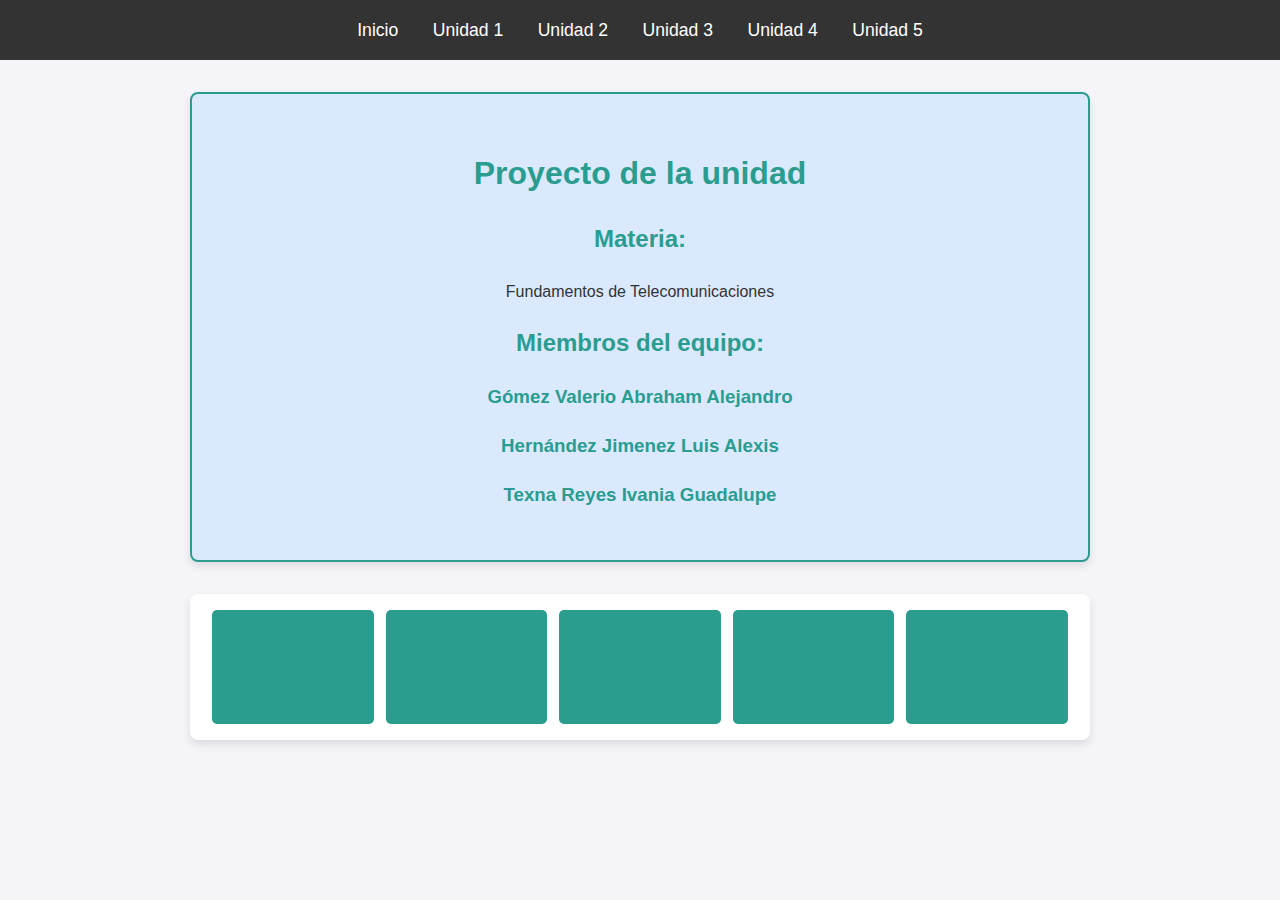
<file: index.html>
<!DOCTYPE html>
<html lang="es">
<head>
    <meta charset="UTF-8">
    <meta name="viewport" content="width=device-width, initial-scale=1.0">
    <title>Proyecto de la Materia</title>
    <link rel="stylesheet" href="styles.css">

</head>
<body>
    <header id="head">
        <nav class="headerPU> ">
        <a href="index.html"> Inicio</a>
        <a href="u1.html">Unidad 1</a>
        <a href="u2.html">Unidad 2</a>
        <a href="u3.html">Unidad 3</a>
        <a href="u4.html">Unidad 4</a>
        <a href="u5.html">Unidad 5</a>

        </nav>
    </header>
<main>
    <center>
        <div id="portada">
    <h1>Proyecto de la unidad</h1>
    <h2>Materia:</h2>
    <p>Fundamentos de Telecomunicaciones</p>
    <h2>Miembros del equipo:</h2>
    <ul>
    <li><h3>Gómez Valerio Abraham Alejandro</h3></li>
    <li><h3>Hernández Jimenez Luis Alexis</h3></li>
    <li><h3>Texna Reyes Ivania Guadalupe</h3></li>
    </ul>
        </div>
        <div id="Unidades">
            <a href="u1.html"><h2>Unidad 1</h2></a>
            <a href="u2.html"><h2>Unidad 2</h2></a>
            <a href="u3.html"><h2>Unidad 3</h2></a>
            <a href="u4.html"><h2>Unidad 4</h2></a>
            <a href="u5.html"><h2>Unidad 5</h2></a>    
        </div>
    </center>
    
</main>
</body>
</html>
</file>
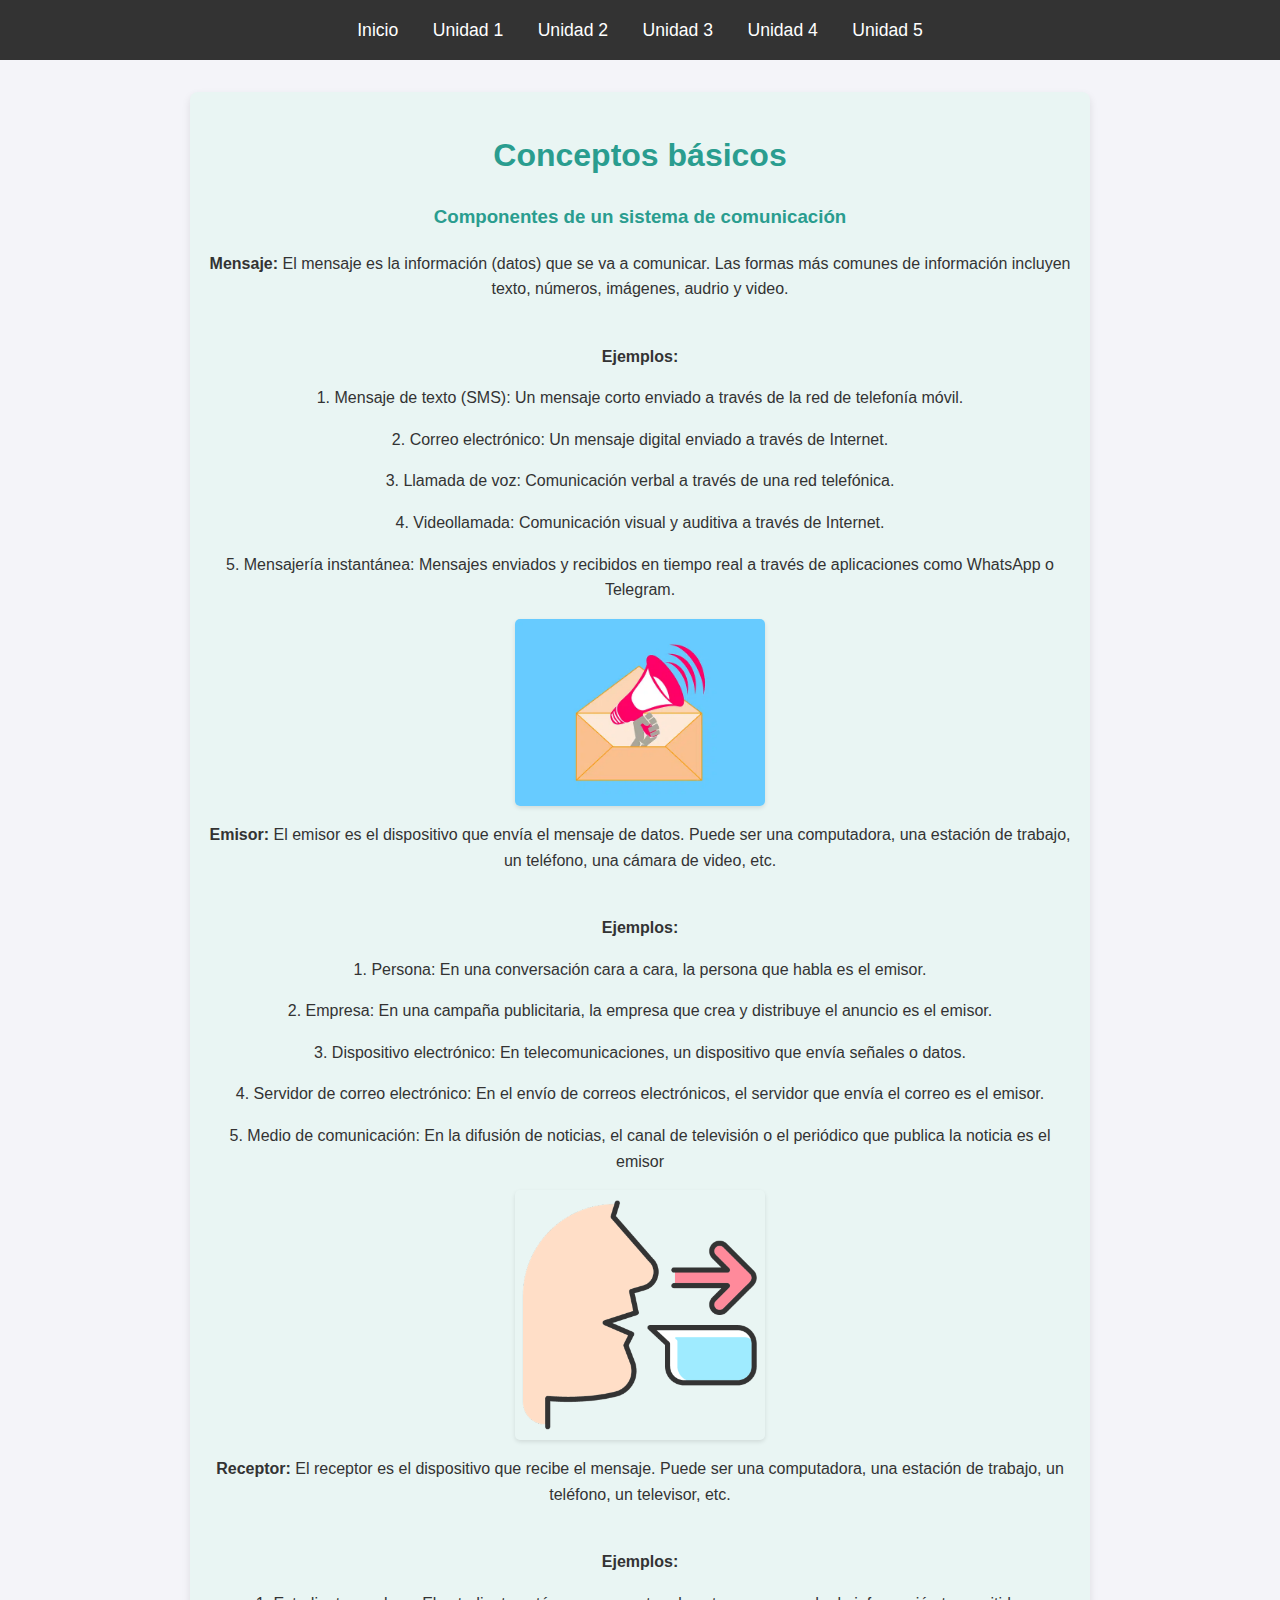
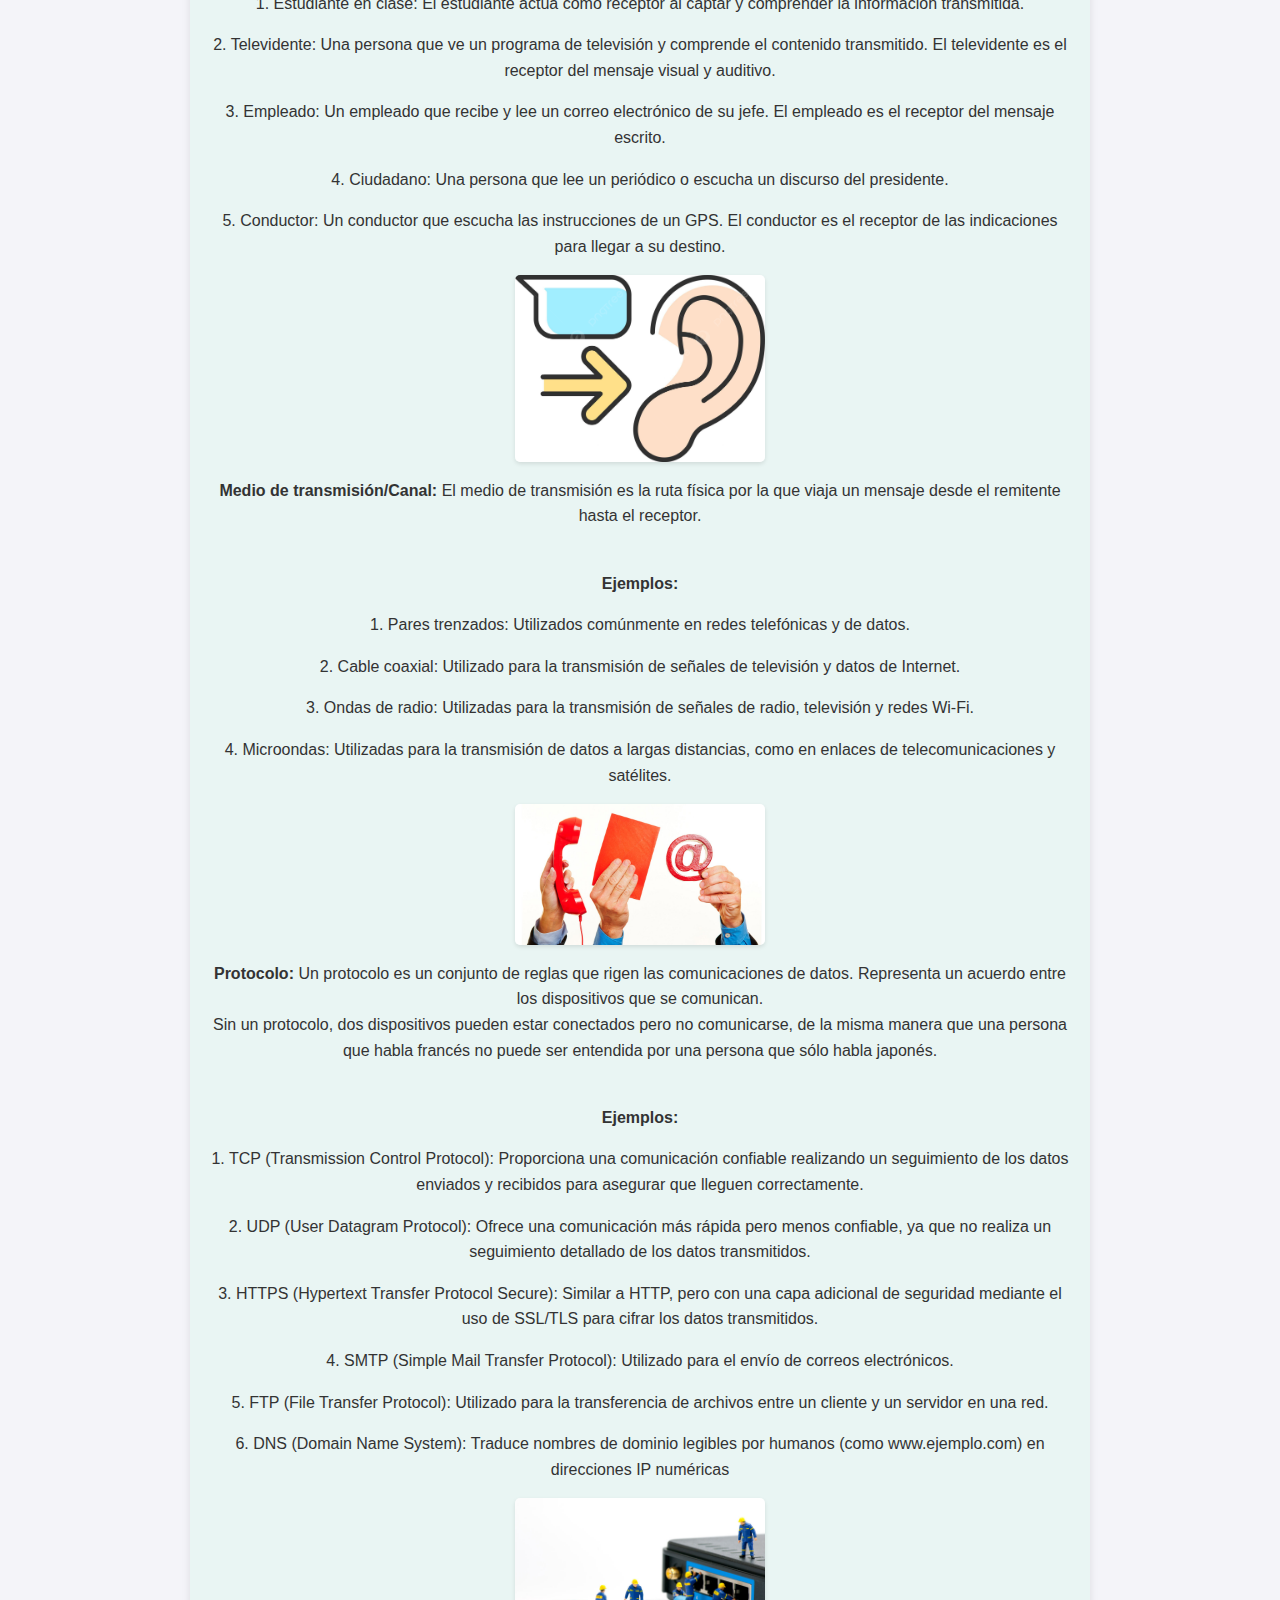
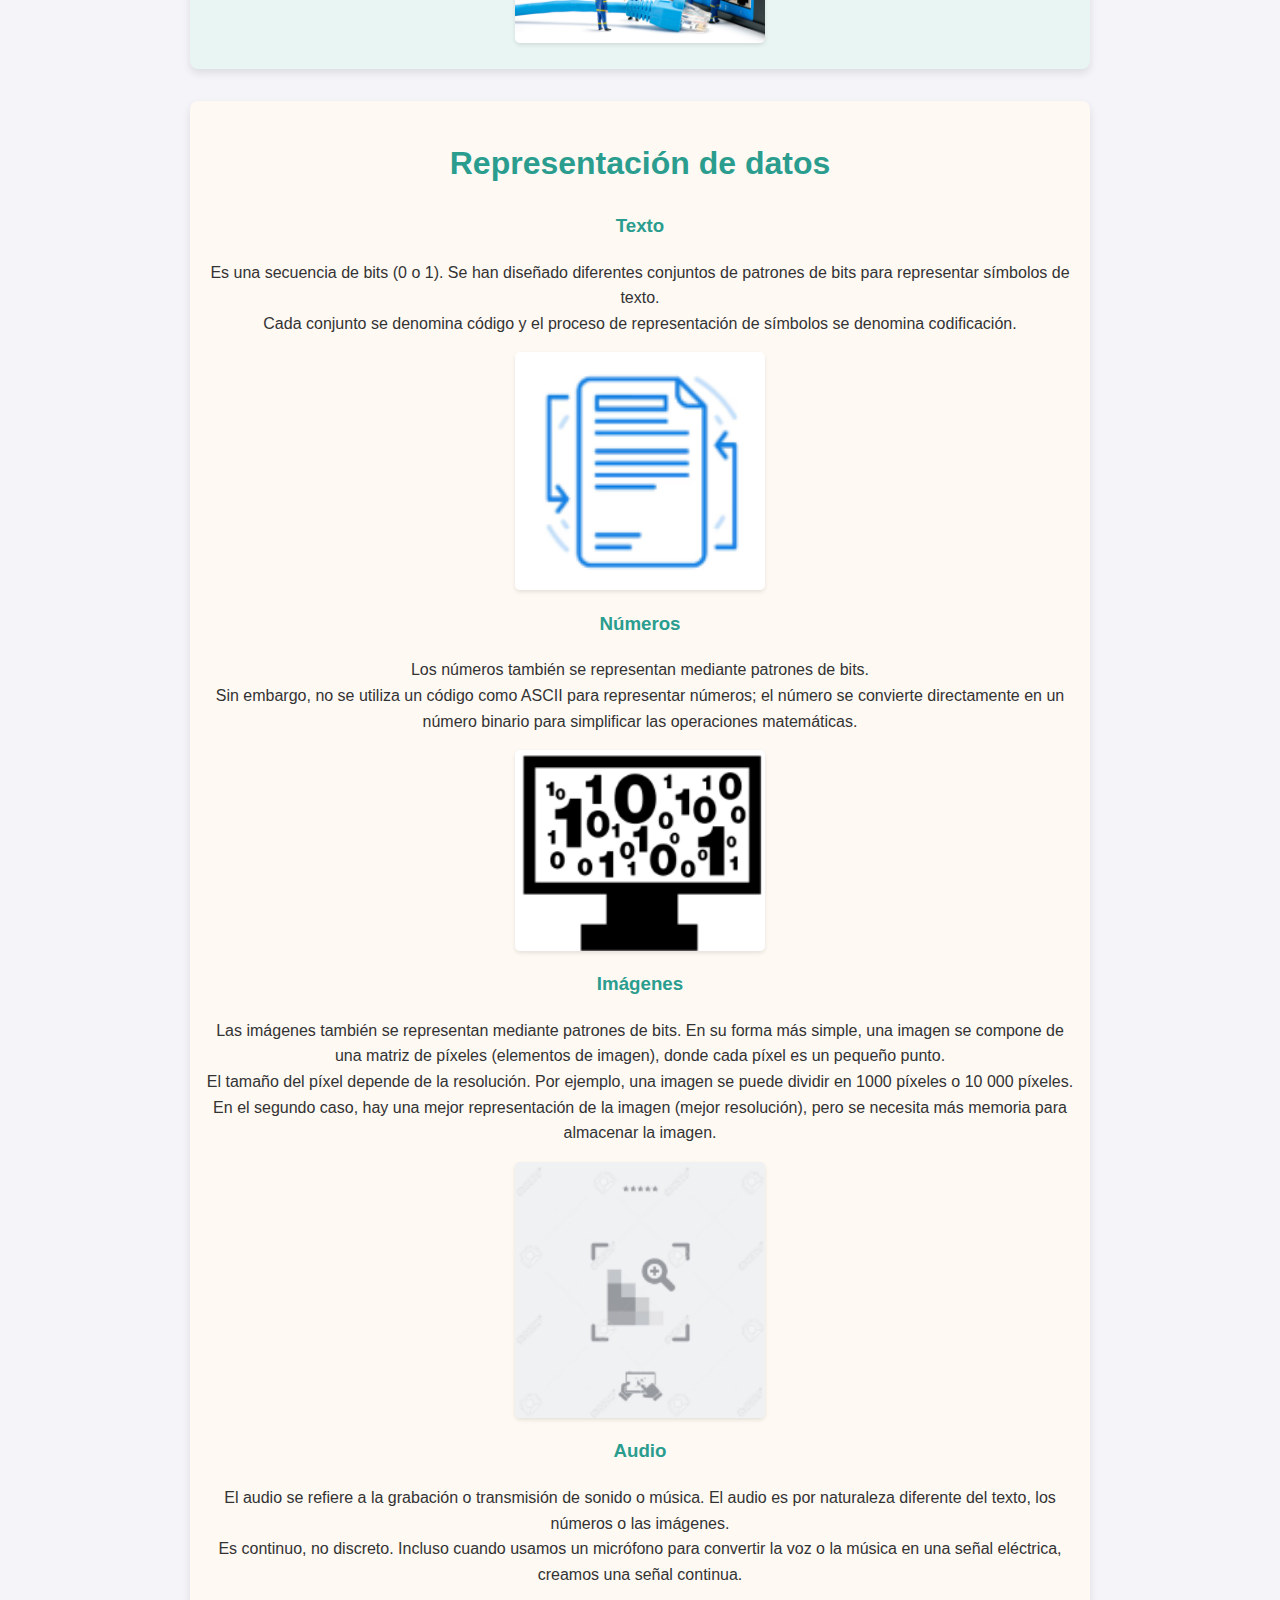
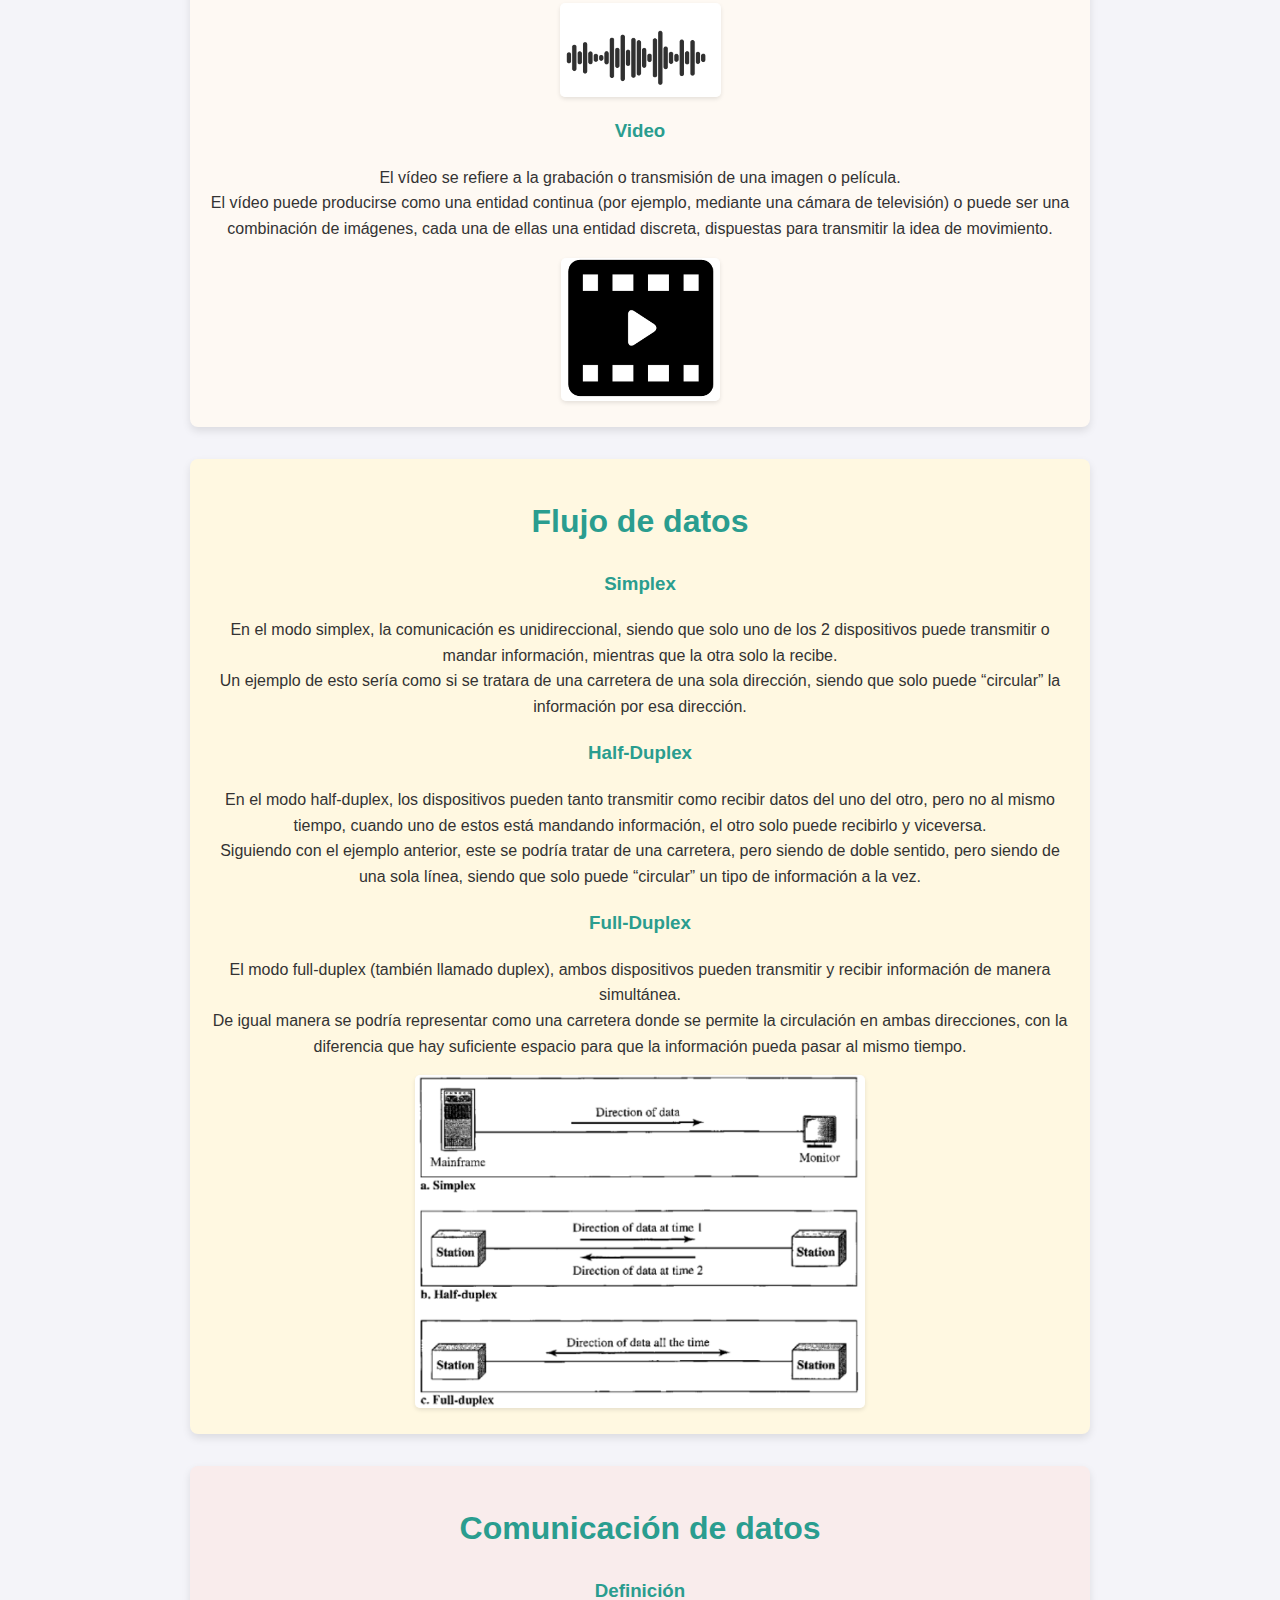
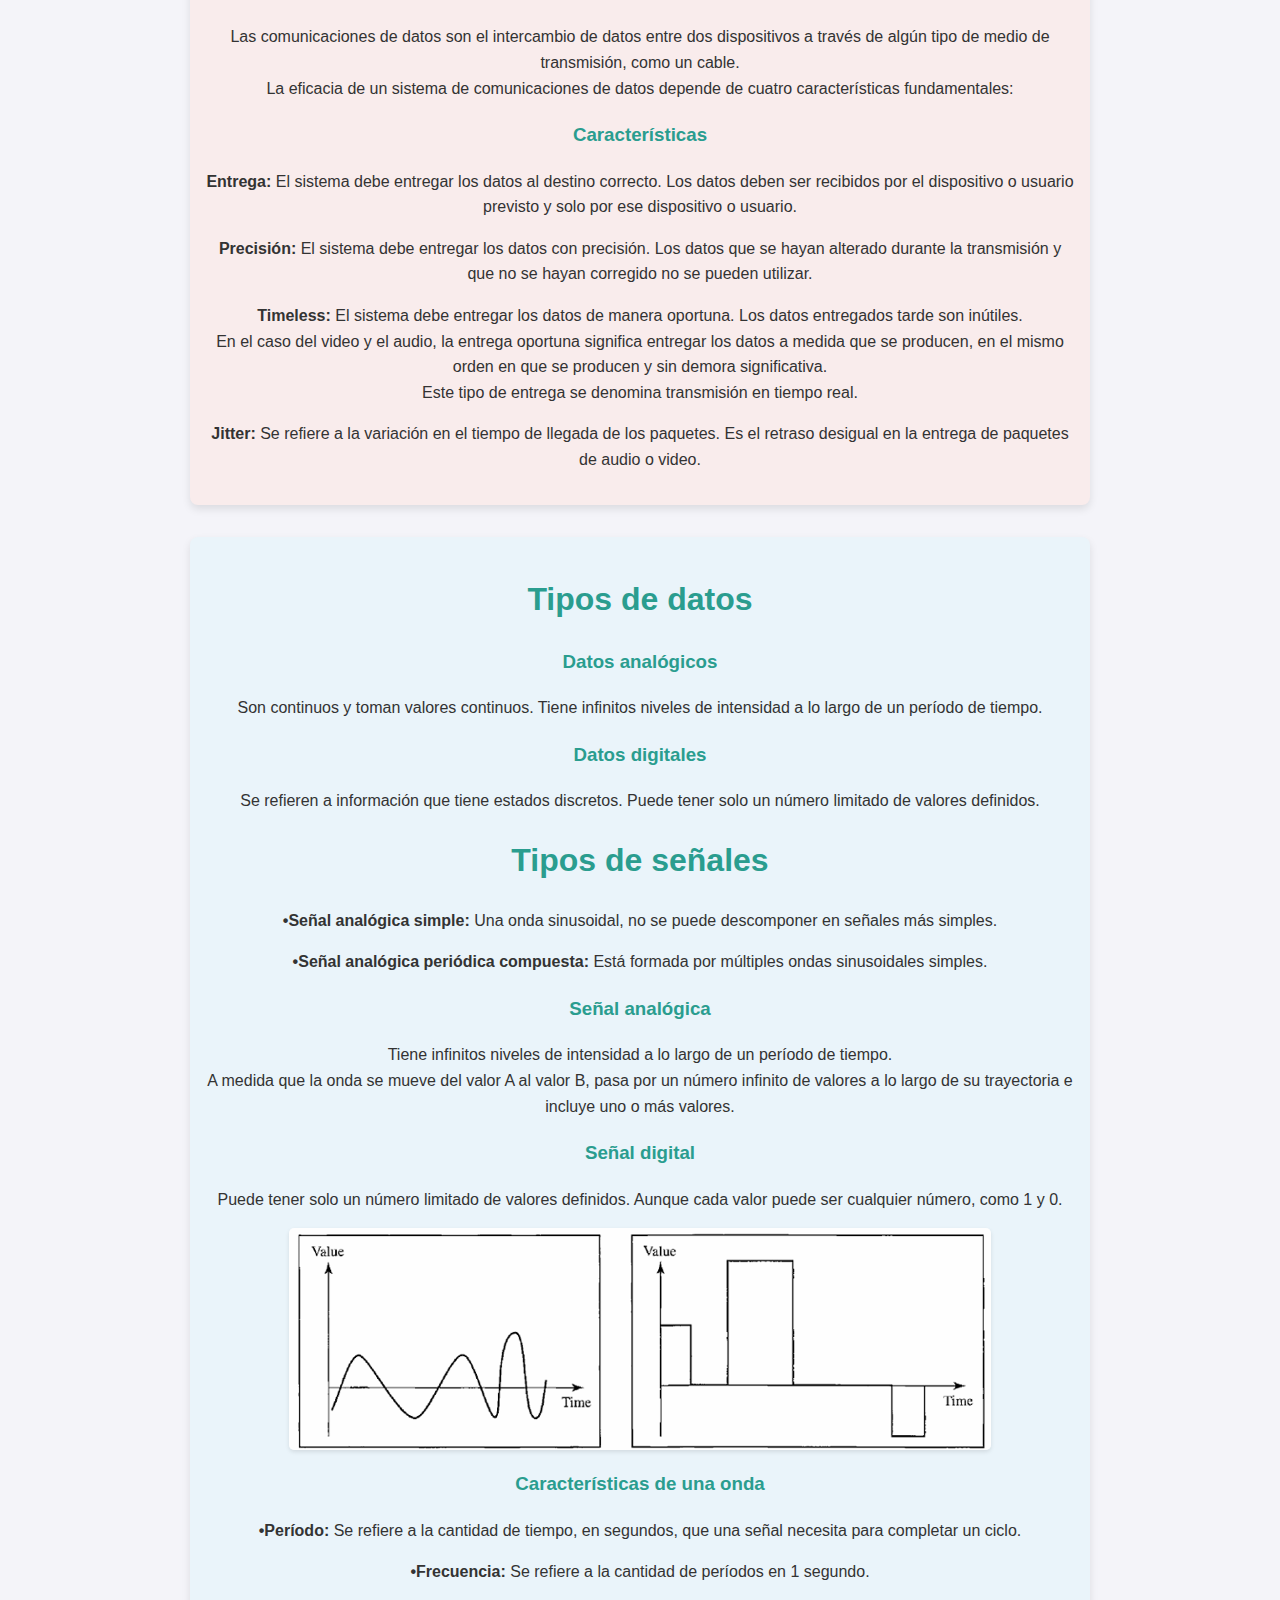
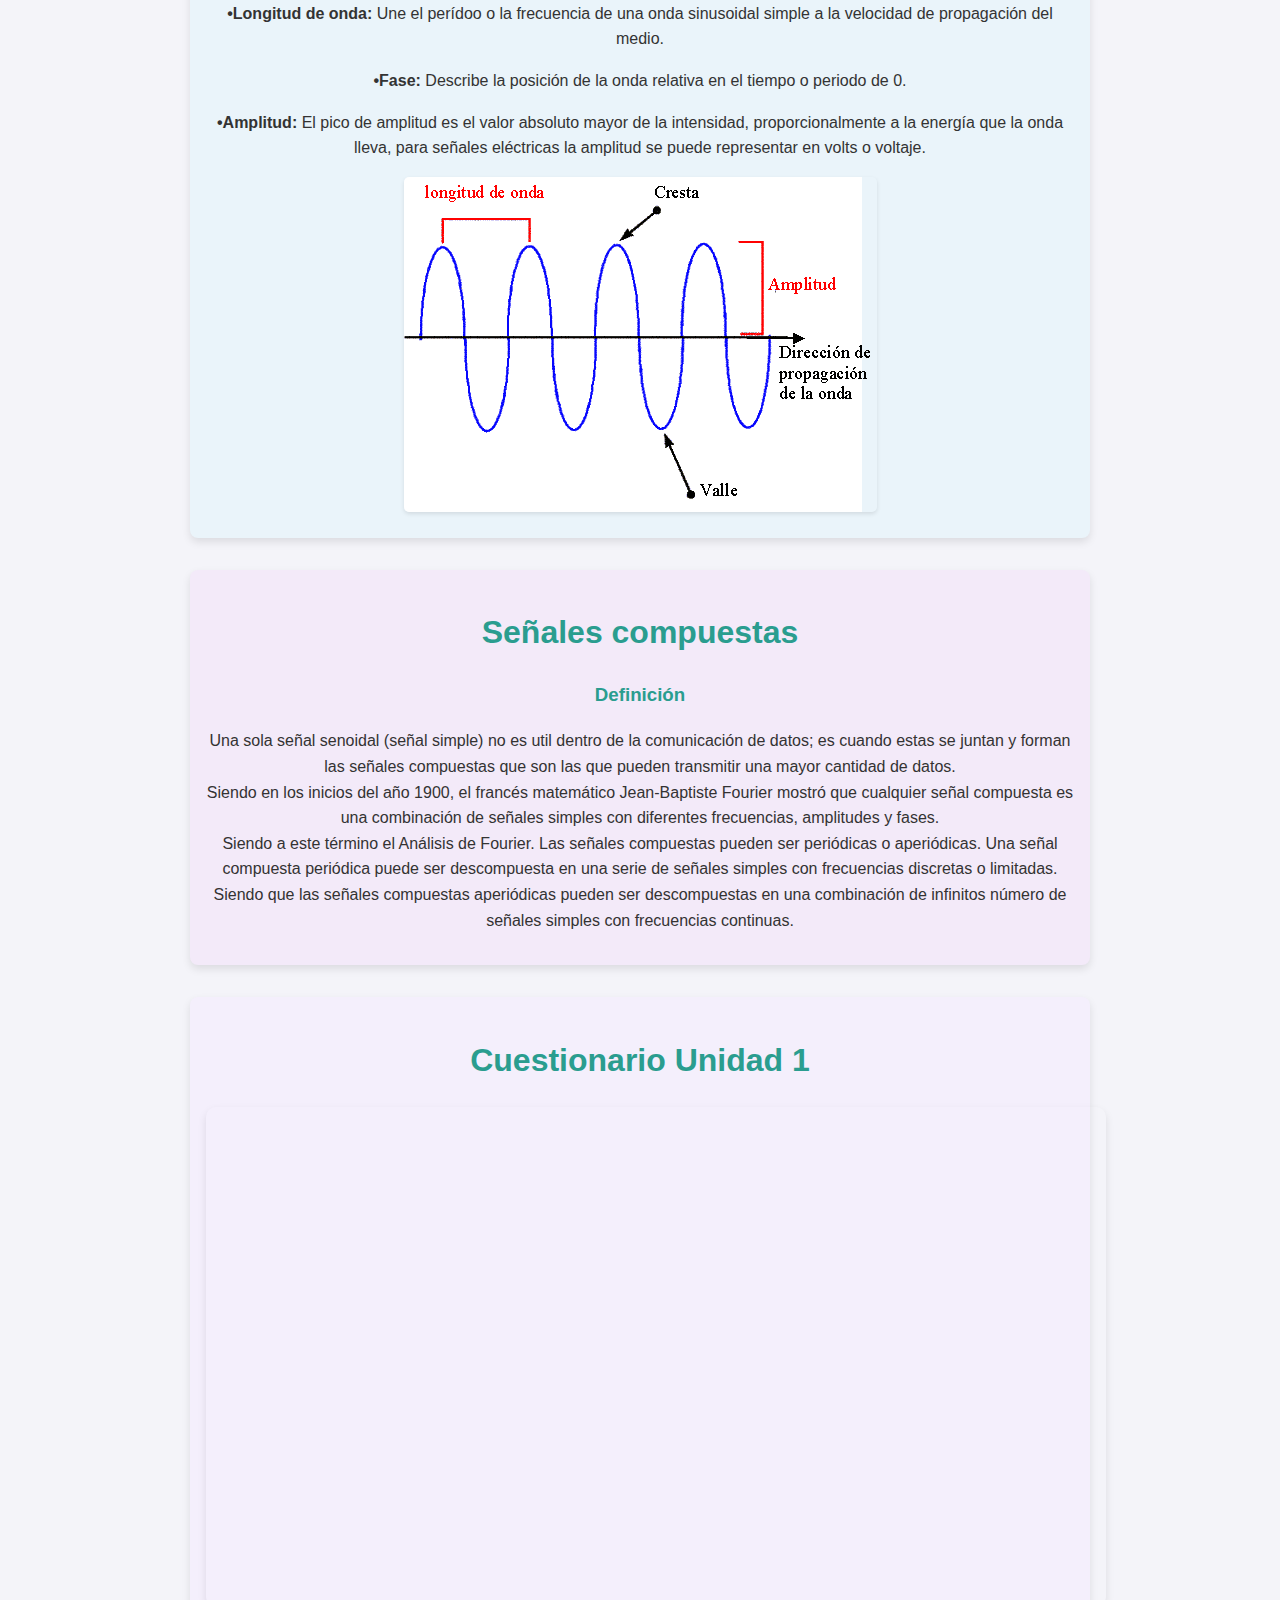
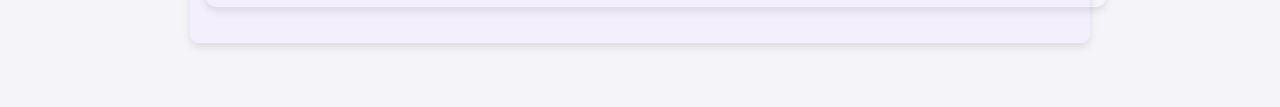
<file: u1.html>
<!DOCTYPE html>
<html lang="es">
<head>
    <meta charset="UTF-8">
    <meta name="viewport" content="width=device-width, initial-scale=1.0">
    <title>Proyecto de la Materia - U1</title>
    <link rel="stylesheet" href="styles.css">

</head>
<body>
    <header id="head">
        <nav class="headerPU> ">
            <a href="index.html"> Inicio</a>
            <a href="u1.html">Unidad 1</a>
            <a href="u2.html">Unidad 2</a>
            <a href="u3.html">Unidad 3</a>
            <a href="u4.html">Unidad 4</a>
            <a href="u5.html">Unidad 5</a>
    
        </nav>
    </header>
<main>
    <center>
        <div id="Cbasicos">
            <h1>Conceptos básicos</h1>
            <h3>Componentes de un sistema de comunicación</h3>
            <p><b>Mensaje:</b> El mensaje es la información (datos) que se va a comunicar. Las formas más comunes de información incluyen texto, números, imágenes, audrio y video.</p> <br>
            <b>Ejemplos:</b> <br>
                <p>1. Mensaje de texto (SMS): Un mensaje corto enviado a través de la red de telefonía móvil.</p> 
                <p>2. Correo electrónico: Un mensaje digital enviado a través de Internet.</p> 
                <p>3. Llamada de voz: Comunicación verbal a través de una red telefónica.</p> 
                <p>4. Videollamada: Comunicación visual y auditiva a través de Internet.</p> 
                <p>5. Mensajería instantánea: Mensajes enviados y recibidos en tiempo real a través de aplicaciones como WhatsApp o Telegram.</p>
            <img src="images\mensaje.png" alt="mensaje" height="200" width="250">
            <p><b>Emisor:</b> El emisor es el dispositivo que envía el mensaje de datos. Puede ser una computadora, una estación de trabajo, un teléfono, una cámara de video, etc.</p> <br>
            <b>Ejemplos:</b> <br>
            <p>1. Persona: En una conversación cara a cara, la persona que habla es el emisor.</p>
            <p>2. Empresa: En una campaña publicitaria, la empresa que crea y distribuye el anuncio es el emisor.</p>
            <p>3. Dispositivo electrónico: En telecomunicaciones, un dispositivo que envía señales o datos. </p>
            <p>4. Servidor de correo electrónico: En el envío de correos electrónicos, el servidor que envía el correo es el emisor.</p>
            <p>5. Medio de comunicación: En la difusión de noticias, el canal de televisión o el periódico que publica la noticia es el emisor</p>
            <img src="images/emisor.png" alt="receptor" height="200" width="250">
            <p><b>Receptor:</b> El receptor es el dispositivo que recibe el mensaje. Puede ser una computadora, una estación de trabajo, un teléfono, un televisor, etc.</p> <br>
            <b>Ejemplos:</b> <br>
            <p>1. Estudiante en clase: El estudiante actúa como receptor al captar y comprender la información transmitida.</p>
            <p>2. Televidente: Una persona que ve un programa de televisión y comprende el contenido transmitido. El televidente es el receptor del mensaje visual y auditivo.</p>
            <p>3. Empleado: Un empleado que recibe y lee un correo electrónico de su jefe. El empleado es el receptor del mensaje escrito.</p>
            <p>4. Ciudadano: Una persona que lee un periódico o escucha un discurso del presidente.</p>
            <p>5. Conductor: Un conductor que escucha las instrucciones de un GPS. El conductor es el receptor de las indicaciones para llegar a su destino.</p>
            <img src="images/receptor.png" alt="receptor" height="200" width="250">
            <p><b>Medio de transmisión/Canal:</b> El medio de transmisión es la ruta física por la que viaja un mensaje desde el remitente hasta el receptor.</p> <br>
            <b>Ejemplos:</b> <br>
            <p>1. Pares trenzados: Utilizados comúnmente en redes telefónicas y de datos.</p>
            <p>2. Cable coaxial: Utilizado para la transmisión de señales de televisión y datos de Internet.</p>
            <p>3. Ondas de radio: Utilizadas para la transmisión de señales de radio, televisión y redes Wi-Fi. </p>
            <p>4. Microondas: Utilizadas para la transmisión de datos a largas distancias, como en enlaces de telecomunicaciones y satélites.</p>
            <img src="images/canal.png" alt="canal" height="200" width="250">
            <p><b>Protocolo:</b> Un protocolo es un conjunto de reglas que rigen las comunicaciones de datos. Representa un acuerdo entre los dispositivos que se comunican. 
            <br> Sin un protocolo, dos dispositivos pueden estar conectados pero no comunicarse, de la misma manera que una persona que habla francés no puede ser entendida por una persona que sólo habla japonés.</p> <br>
            <b>Ejemplos:</b> <br>
            <p>1. TCP (Transmission Control Protocol): Proporciona una comunicación confiable realizando un seguimiento de los datos enviados y recibidos para asegurar que lleguen correctamente.</p>
            <p>2. UDP (User Datagram Protocol): Ofrece una comunicación más rápida pero menos confiable, ya que no realiza un seguimiento detallado de los datos transmitidos.</p>
            <p>3. HTTPS (Hypertext Transfer Protocol Secure): Similar a HTTP, pero con una capa adicional de seguridad mediante el uso de SSL/TLS para cifrar los datos transmitidos.</p>
            <p>4. SMTP (Simple Mail Transfer Protocol): Utilizado para el envío de correos electrónicos.</p>
            <p>5. FTP (File Transfer Protocol): Utilizado para la transferencia de archivos entre un cliente y un servidor en una red.</p>
            <p>6. DNS (Domain Name System): Traduce nombres de dominio legibles por humanos (como www.ejemplo.com) en direcciones IP numéricas</p>
            <img src="images/protocolo.png" alt="protocolo" height="200" width="250">
        </div>
        <div id="RepDatos">
            <h1>Representación de datos</h1>
            <h3>Texto</h3>
            <p>Es una secuencia de bits (0 o 1). Se han diseñado diferentes conjuntos de patrones de bits para representar símbolos de texto. 
            <br>Cada conjunto se denomina código y el proceso de representación de símbolos se denomina codificación.</p>
            <img src="images/texto.png" alt="texto" height="200" width="250">
            <h3>Números</h3>
            <p>Los números también se representan mediante patrones de bits. 
            <br>Sin embargo, no se utiliza un código como ASCII para representar números; el número se convierte directamente en un número binario para simplificar las operaciones matemáticas.</p>
            <img src="images/num.png" alt="numeros" height="200" width="250">
            <h3>Imágenes</h3>
            <p>Las imágenes también se representan mediante patrones de bits. En su forma más simple, una imagen se compone de una matriz de píxeles (elementos de imagen), donde cada píxel es un pequeño punto. 
            <br>El tamaño del píxel depende de la resolución. Por ejemplo, una imagen se puede dividir en 1000 píxeles o 10 000 píxeles. 
            <br>En el segundo caso, hay una mejor representación de la imagen (mejor resolución), pero se necesita más memoria para almacenar la imagen.</p>
            <img src="images/imagen.png" alt="imagen" height="200" width="250">
            <h3>Audio</h3>
            <p>El audio se refiere a la grabación o transmisión de sonido o música. El audio es por naturaleza diferente del texto, los números o las imágenes. 
            <br>Es continuo, no discreto. Incluso cuando usamos un micrófono para convertir la voz o la música en una señal eléctrica, creamos una señal continua.</p>
            <img src="images/audio.png" alt="audio">
            <h3>Video</h3>
            <p>El vídeo se refiere a la grabación o transmisión de una imagen o película. 
            <br>El vídeo puede producirse como una entidad continua (por ejemplo, mediante una cámara de televisión) o puede ser una combinación de imágenes, cada una de ellas una entidad discreta, dispuestas para transmitir la idea de movimiento. </p>
            <img src="images/video.png" alt="video">
        </div>
        <div id="FlujoDatos">
            <h1>Flujo de datos</h1>
            <h3>Simplex</h3>
            <p>En el modo simplex, la comunicación es unidireccional, siendo que solo uno de los 2 dispositivos puede transmitir o mandar información, mientras que la otra solo la recibe. 
            <br>Un ejemplo de esto sería como si se tratara de una carretera de una sola dirección, siendo que solo puede “circular” la información por esa dirección.</p>
            <h3>Half-Duplex</h3>
            <p>En el modo half-duplex, los dispositivos pueden tanto transmitir como recibir datos del uno del otro, pero no al mismo tiempo, cuando uno de estos está mandando información, el otro solo puede recibirlo y viceversa.
            <br>Siguiendo con el ejemplo anterior, este se podría tratar de una carretera, pero siendo de doble sentido, pero siendo de una sola línea, siendo que solo puede “circular” un tipo de información a la vez.</p>
            <h3>Full-Duplex</h3>
            <p>El modo full-duplex (también llamado duplex), ambos dispositivos pueden transmitir y recibir información de manera simultánea. 
            <br>De igual manera se podría representar como una carretera donde se permite la circulación en ambas direcciones, con la diferencia que hay suficiente espacio para que la información pueda pasar al mismo tiempo.</p>
            <img src="images/flujo.png" alt="Flujo" height="340" width="450">            
        </div>
        <div id="ComDatos">
            <h1>Comunicación de datos</h1>
            <h3>Definición</h3>
            <p>Las comunicaciones de datos son el intercambio de datos entre dos dispositivos a través de algún tipo de medio de transmisión, como un cable. 
            <br>La eficacia de un sistema de comunicaciones de datos depende de cuatro características fundamentales:</p>
            <h3>Características</h3>
            <p><b>Entrega:</b> El sistema debe entregar los datos al destino correcto. Los datos deben ser recibidos por el dispositivo o usuario previsto y solo por ese dispositivo o usuario.</p>
            <p><b>Precisión:</b> El sistema debe entregar los datos con precisión. Los datos que se hayan alterado durante la transmisión y que no se hayan corregido no se pueden utilizar.</p>
            <p><b>Timeless:</b> El sistema debe entregar los datos de manera oportuna. Los datos entregados tarde son inútiles. 
            <br>En el caso del video y el audio, la entrega oportuna significa entregar los datos a medida que se producen, en el mismo orden en que se producen y sin demora significativa. <br> Este tipo de entrega se denomina transmisión en tiempo real.</p>
            <p><b>Jitter:</b> Se refiere a la variación en el tiempo de llegada de los paquetes. Es el retraso desigual en la entrega de paquetes de audio o video.</p>
        </div>
        <div id="Señales">
            <h1>Tipos de datos</h1>
            <h3>Datos analógicos</h3>
            <p>Son continuos y toman valores continuos. Tiene infinitos niveles de intensidad a lo largo de un período de tiempo.</p>
            <h3>Datos digitales</h3>
            <p>Se refieren a información que tiene estados discretos. Puede tener solo un número limitado de valores definidos.</p>
            <h1>Tipos de señales</h1>
            <p><b>•Señal analógica simple:</b> Una onda sinusoidal, no se puede descomponer en señales más simples.</p>
            <p><b>•Señal analógica periódica compuesta:</b> Está formada por múltiples ondas sinusoidales simples.</p>
            <h3>Señal analógica</h3>
            <p>Tiene infinitos niveles de intensidad a lo largo de un período de tiempo.  
            <br>A medida que la onda se mueve del valor A al valor B, pasa por un número infinito de valores a lo largo de su trayectoria e incluye uno o más valores.</p>
            <h3>Señal digital</h3>
            <p>Puede tener solo un número limitado de valores definidos. Aunque cada valor puede ser cualquier número, como 1 y 0.</p>
            <img src="images/analogicosydigital.png" alt="si">
            <h3>Características de una onda</h3>
            <p><b>•Período:</b> Se refiere a la cantidad de tiempo, en segundos, que una señal necesita para completar un ciclo.</p>
            <p><b>•Frecuencia:</b> Se refiere a la cantidad de períodos en 1 segundo.</p>
            <p><b>•Longitud de onda:</b> Une el perídoo o la frecuencia de una onda sinusoidal simple a la velocidad de propagación del medio.</p>
            <p><b>•Fase:</b> Describe la posición de la onda relativa en el tiempo o periodo de 0.</p>
            <p><b>•Amplitud:</b> El pico de amplitud es el valor absoluto mayor de la intensidad, proporcionalmente a la energía que la onda lleva, para señales eléctricas la amplitud se puede representar en volts o voltaje.</p>
            <img src="images/onda.png" alt="onda">
        </div>
        <div id="Señales compuestas">
            <h1>Señales compuestas</h1>
            <h3>Definición</h3>
            <p>Una sola señal senoidal (señal simple) no es util dentro de la comunicación de datos; es cuando estas se juntan y forman las señales compuestas que son las que pueden transmitir una mayor cantidad de datos. <br>
                Siendo en los inicios del año 1900, el francés matemático Jean-Baptiste Fourier mostró que cualquier señal compuesta es una combinación de señales simples con diferentes frecuencias, amplitudes y fases. 
                <br>Siendo a este término el Análisis de Fourier. Las señales compuestas pueden ser periódicas o aperiódicas.
                Una señal compuesta periódica puede ser descompuesta en una serie de señales simples con frecuencias discretas o limitadas. 
                <br>Siendo que las señales compuestas aperiódicas pueden ser descompuestas en una combinación de infinitos número de señales simples con frecuencias continuas.
                </p>
        </div>
        <div id="kahhot1">
            <h1>Cuestionario Unidad 1</h1>
            <iframe src="https://kahoot.it/challenge/03377831?challenge-id=ced2ea82-b8b3-417a-a77c-e5d8888ea198_1732067310901" width="900" height="500"></iframe>
        </div>
    </center>
</main>
</body>
</html>
</file>
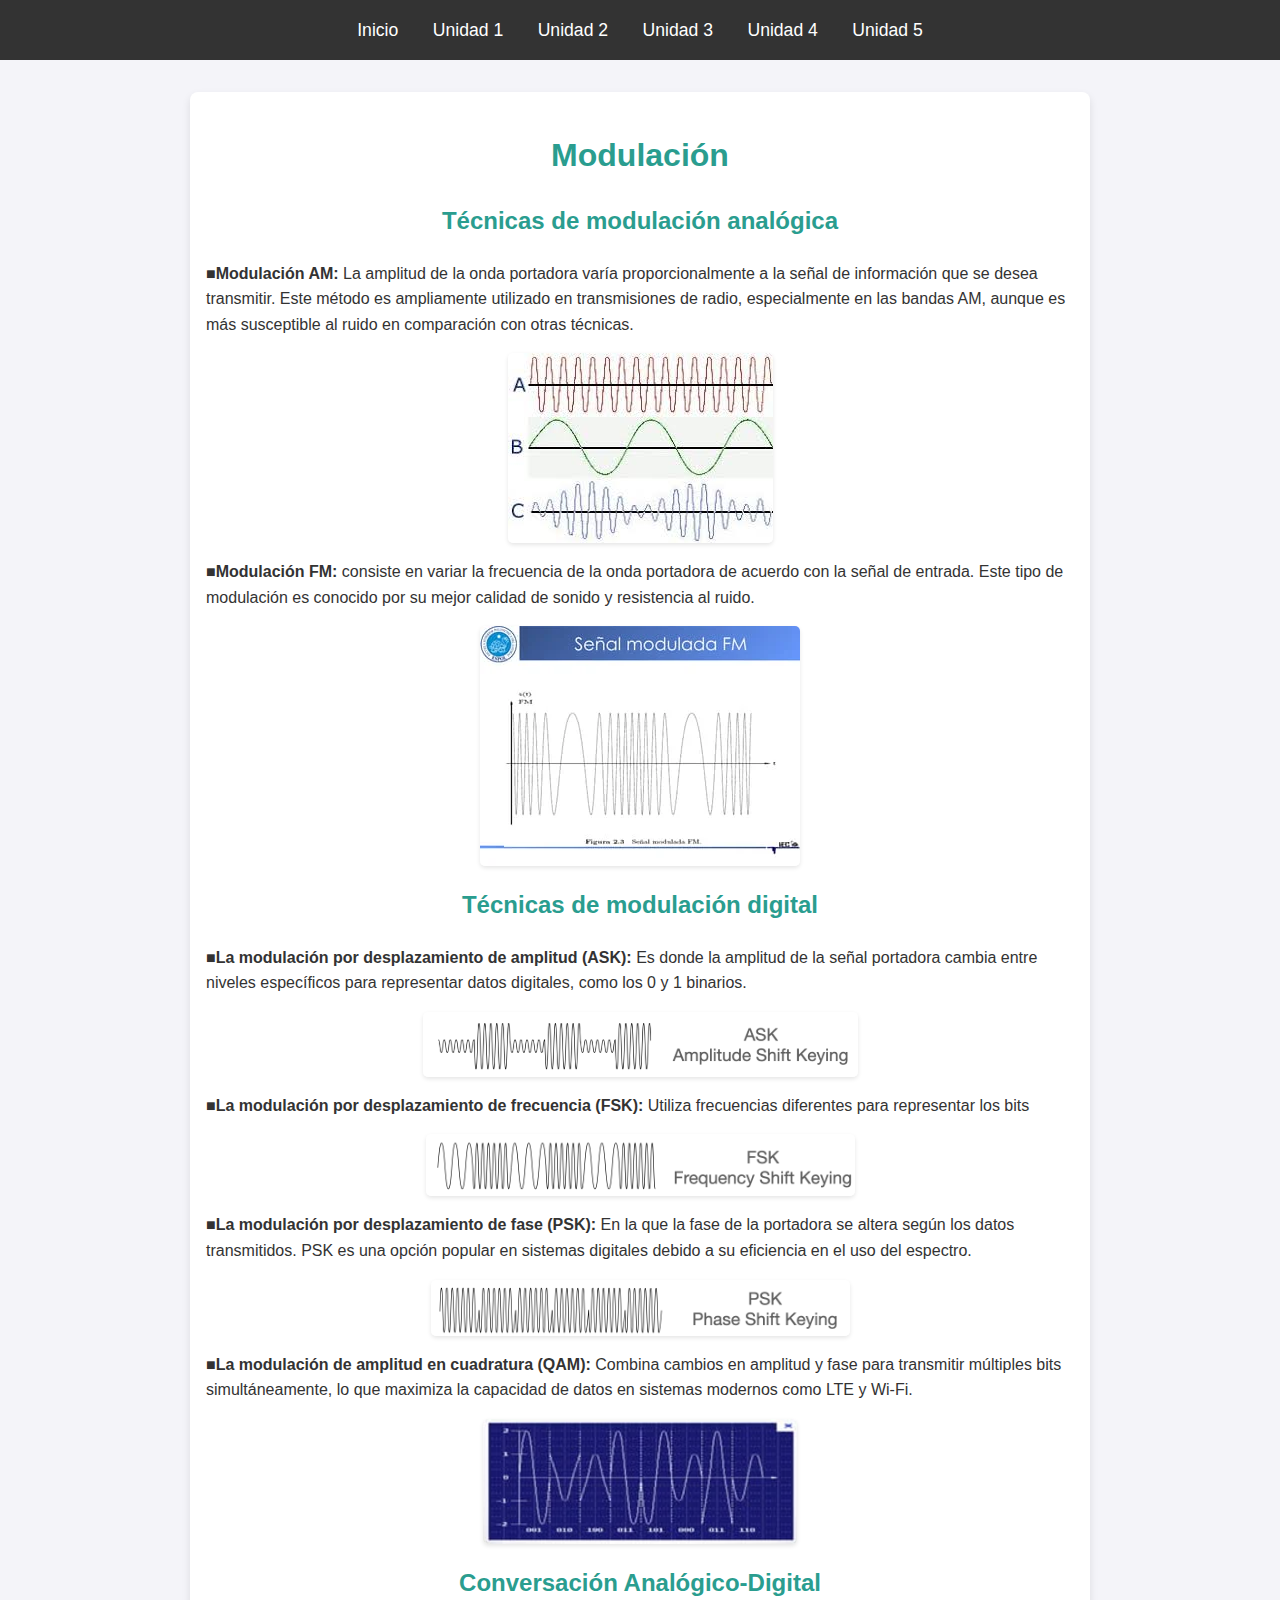
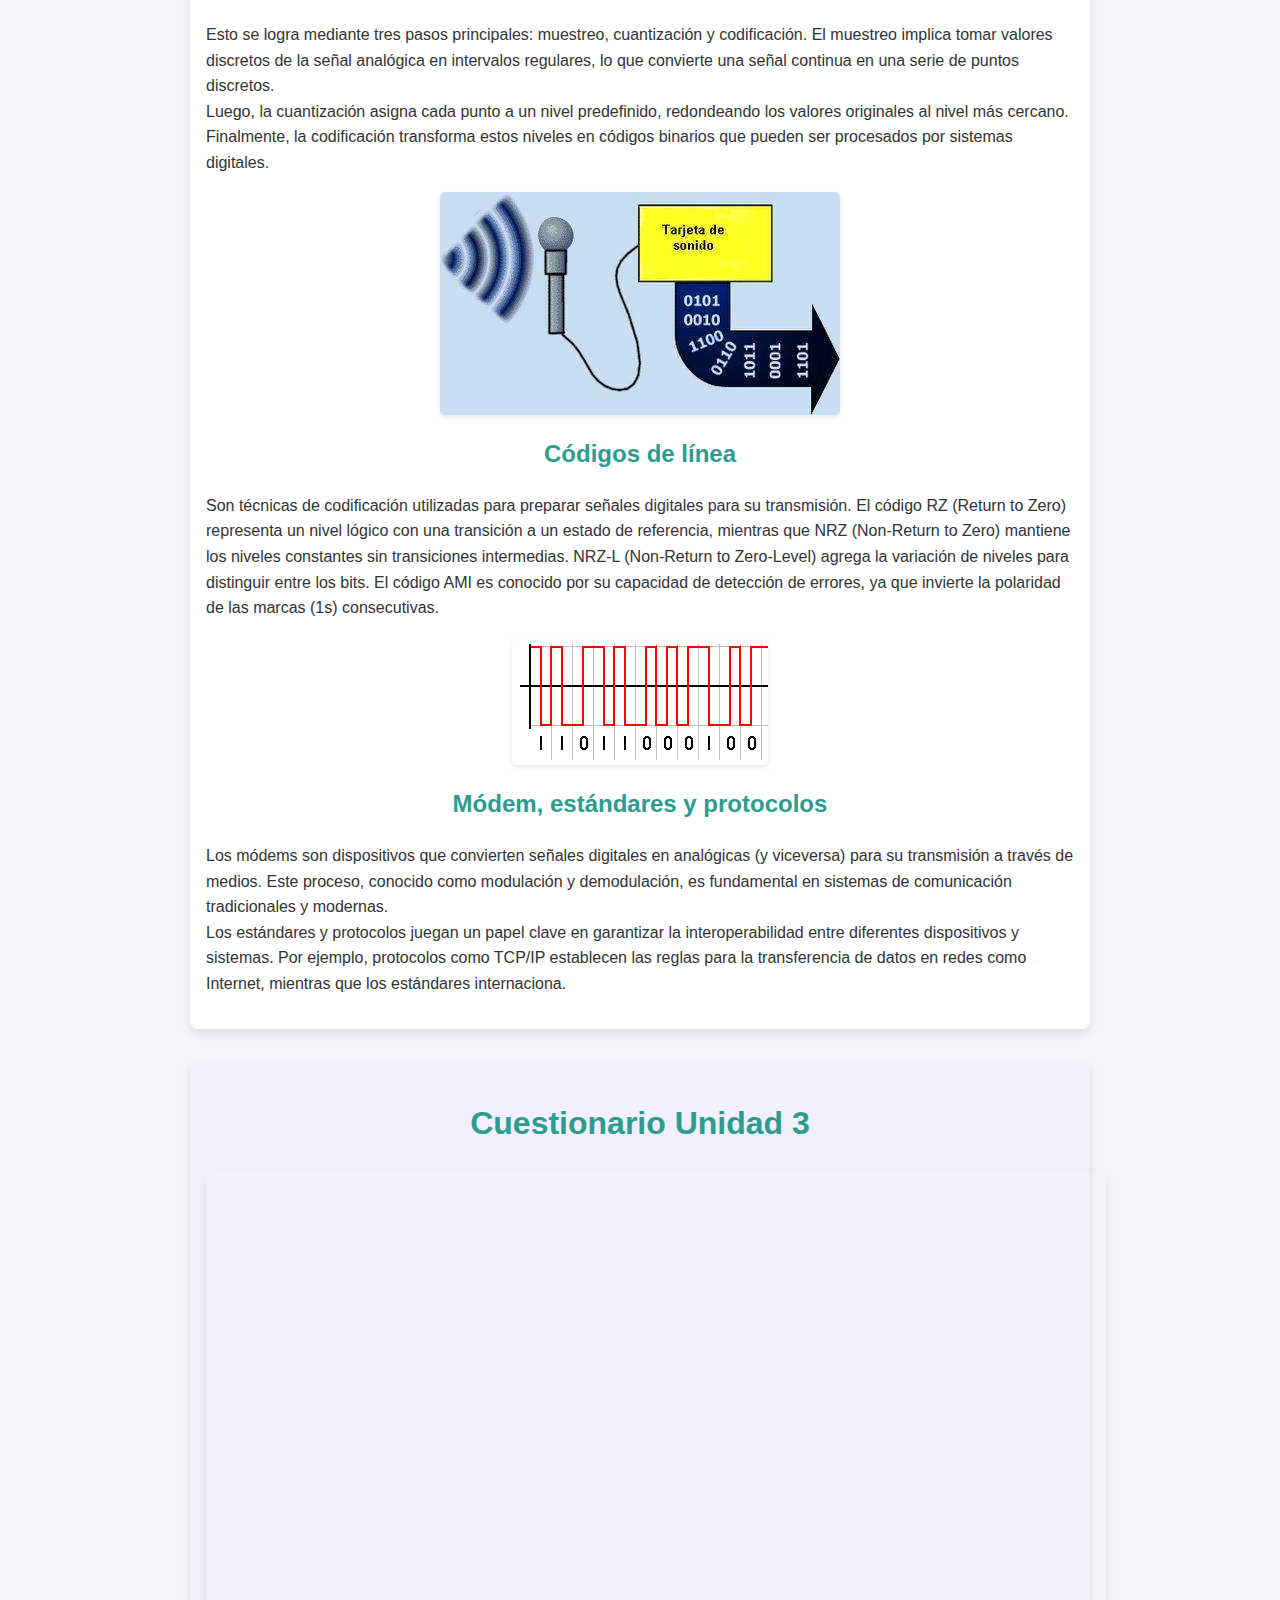
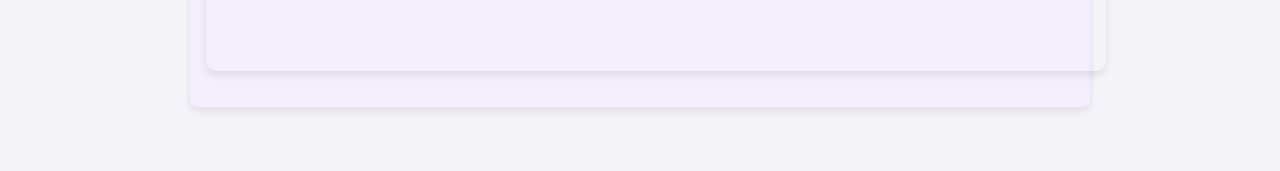
<file: u3.html>
<!DOCTYPE html>
<html lang="es">
<head>
    <meta charset="UTF-8">
    <meta name="viewport" content="width=device-width, initial-scale=1.0">
    <title>Proyecto de la materia - U3</title>
    <link rel="stylesheet" href="styles.css">
</head>
<body>
    <header id="head">
        <nav class="headerPU> ">
            <a href="index.html"> Inicio</a>
            <a href="u1.html">Unidad 1</a>
            <a href="u2.html">Unidad 2</a>
            <a href="u3.html">Unidad 3</a>
            <a href="u4.html">Unidad 4</a>
            <a href="u5.html">Unidad 5</a>
    
        </nav>
    </header>
<main>
    <div id="Modulación">
        <h1>Modulación</h1>
        <h2>Técnicas de modulación analógica</h2>
        <p><b>■Modulación AM:</b> La amplitud de la onda portadora varía proporcionalmente a la señal de información que se desea transmitir.
            Este método es ampliamente utilizado en transmisiones de radio, especialmente en las bandas AM, aunque es más susceptible al ruido en comparación con otras técnicas.
        </p>
        <img src="images/AM.png" alt="AM">
        <p><b>■Modulación FM:</b> consiste en variar la frecuencia de la onda portadora de acuerdo con la señal de entrada.
            Este tipo de modulación es conocido por su mejor calidad de sonido y resistencia al ruido.
        </p>
        <img src="images/FM.png" alt="FM">
        <h2>Técnicas de modulación digital</h2>
        <p><b>■La modulación por desplazamiento de amplitud (ASK):</b> Es donde la amplitud de la señal portadora cambia entre niveles específicos para representar datos digitales, como los 0 y 1 binarios.</p>
        <img src="images/ASK.png" alt="ASK">
        <p><b>■La modulación por desplazamiento de frecuencia (FSK):</b> Utiliza frecuencias diferentes para representar los bits</p>
        <img src="images/FSK.png" alt="FSK">
        <p><b>■La modulación por desplazamiento de fase (PSK):</b> En la que la fase de la portadora se altera según los datos transmitidos. PSK es una opción popular en sistemas digitales debido a su eficiencia en el uso del espectro.</p>
        <img src="images/PSK.png" alt="PSK">
        <p><b>■La modulación de amplitud en cuadratura (QAM):</b> Combina cambios en amplitud y fase para transmitir múltiples bits simultáneamente, lo que maximiza la capacidad de datos en sistemas modernos como LTE y Wi-Fi.</p>
        <img src="images/QAM.png" alt="QAM">
        <h2>Conversación Analógico-Digital</h2>
        <p>Esto se logra mediante tres pasos principales: muestreo, cuantización y codificación.
            El muestreo implica tomar valores discretos de la señal analógica en intervalos regulares, lo que convierte una señal continua en una serie de puntos discretos.
         <br>Luego, la cuantización asigna cada punto a un nivel predefinido, redondeando los valores originales al nivel más cercano. Finalmente, la codificación transforma estos niveles en códigos binarios que pueden ser procesados por sistemas digitales.
        </p>
        <img src="images/ConversorDA.jpg" alt="ConversorDA">
        <h2>Códigos de línea</h2>
        <p>Son técnicas de codificación utilizadas para preparar señales digitales para su transmisión. El código RZ (Return to Zero) representa un nivel lógico con una transición a un estado de referencia, mientras que NRZ (Non-Return to Zero) mantiene los niveles constantes sin transiciones intermedias. NRZ-L (Non-Return to Zero-Level) agrega la variación de niveles para distinguir entre los bits.
            El código AMI es conocido por su capacidad de detección de errores, ya que invierte la polaridad de las marcas (1s) consecutivas.
        </p>
        <img src="images/CL.png" alt="CL">
        <h2>Módem, estándares y protocolos</h2>
        <p>Los módems son dispositivos que convierten señales digitales en analógicas (y viceversa) para su transmisión a través de medios.
            Este proceso, conocido como modulación y demodulación, es fundamental en sistemas de comunicación tradicionales y modernas. <br>
            
            Los estándares y protocolos juegan un papel clave en garantizar la interoperabilidad entre diferentes dispositivos y sistemas.
            Por ejemplo, protocolos como TCP/IP establecen las reglas para la transferencia de datos en redes como Internet, mientras que los estándares internaciona.
        </p>
    </div>
    <div id="kahhot1">
        <h1>Cuestionario Unidad 3</h1>
        <iframe src="https://kahoot.it/challenge/07039695?challenge-id=ced2ea82-b8b3-417a-a77c-e5d8888ea198_1732073290479" width=900 height=500></iframe>

    </div>
</main>
</body>
</html>
</file>
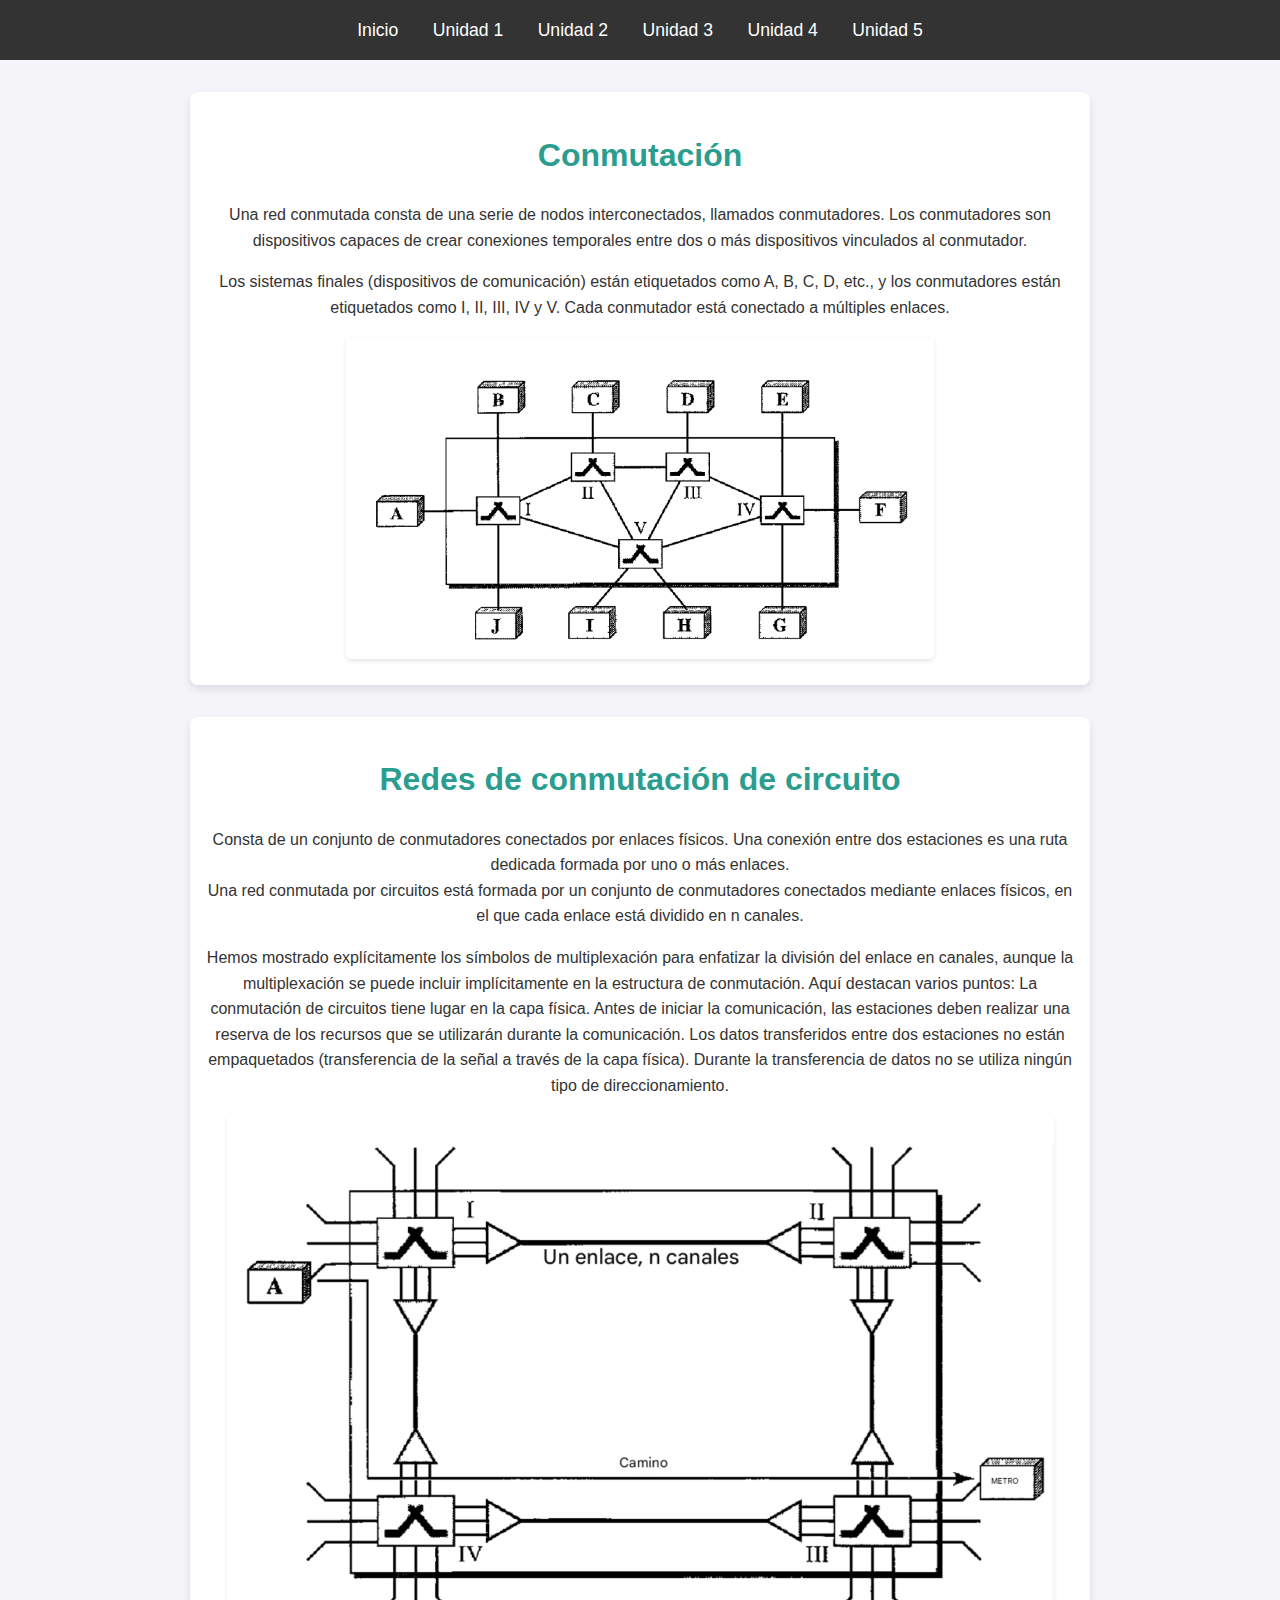
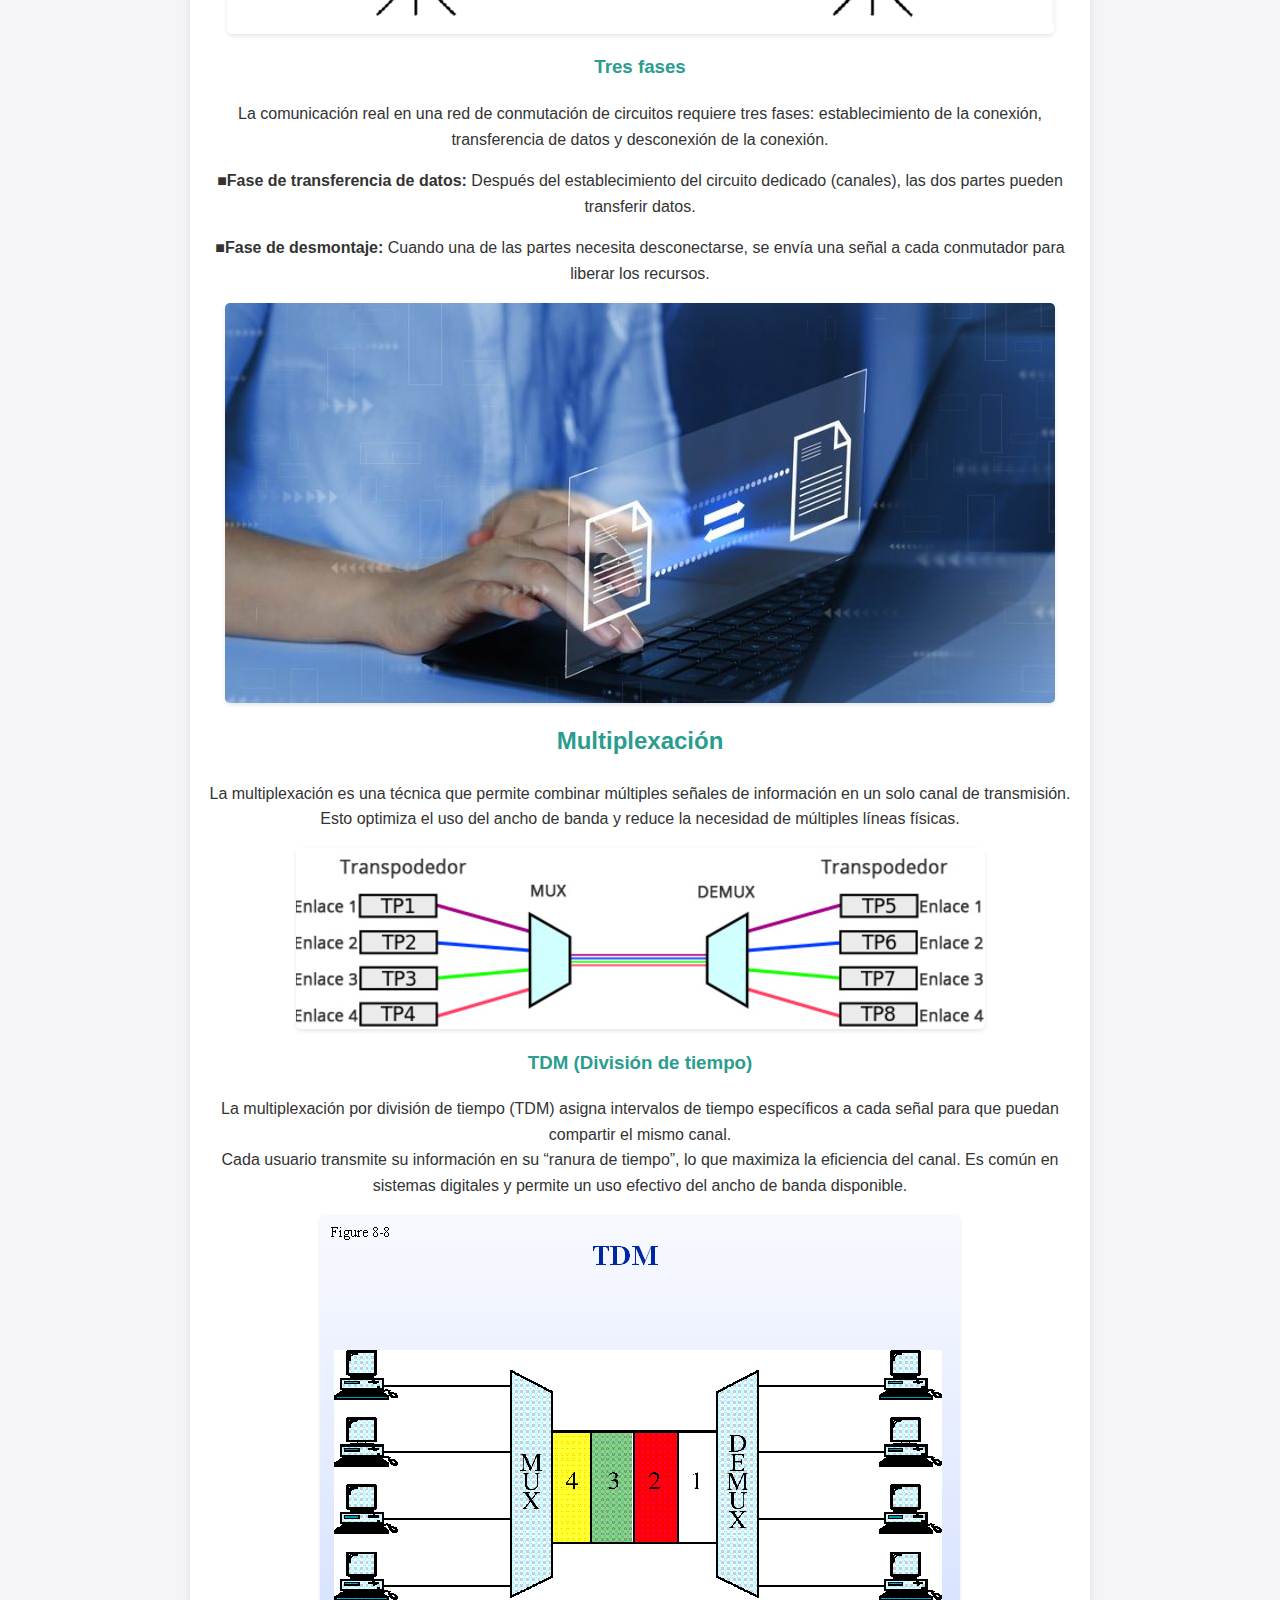
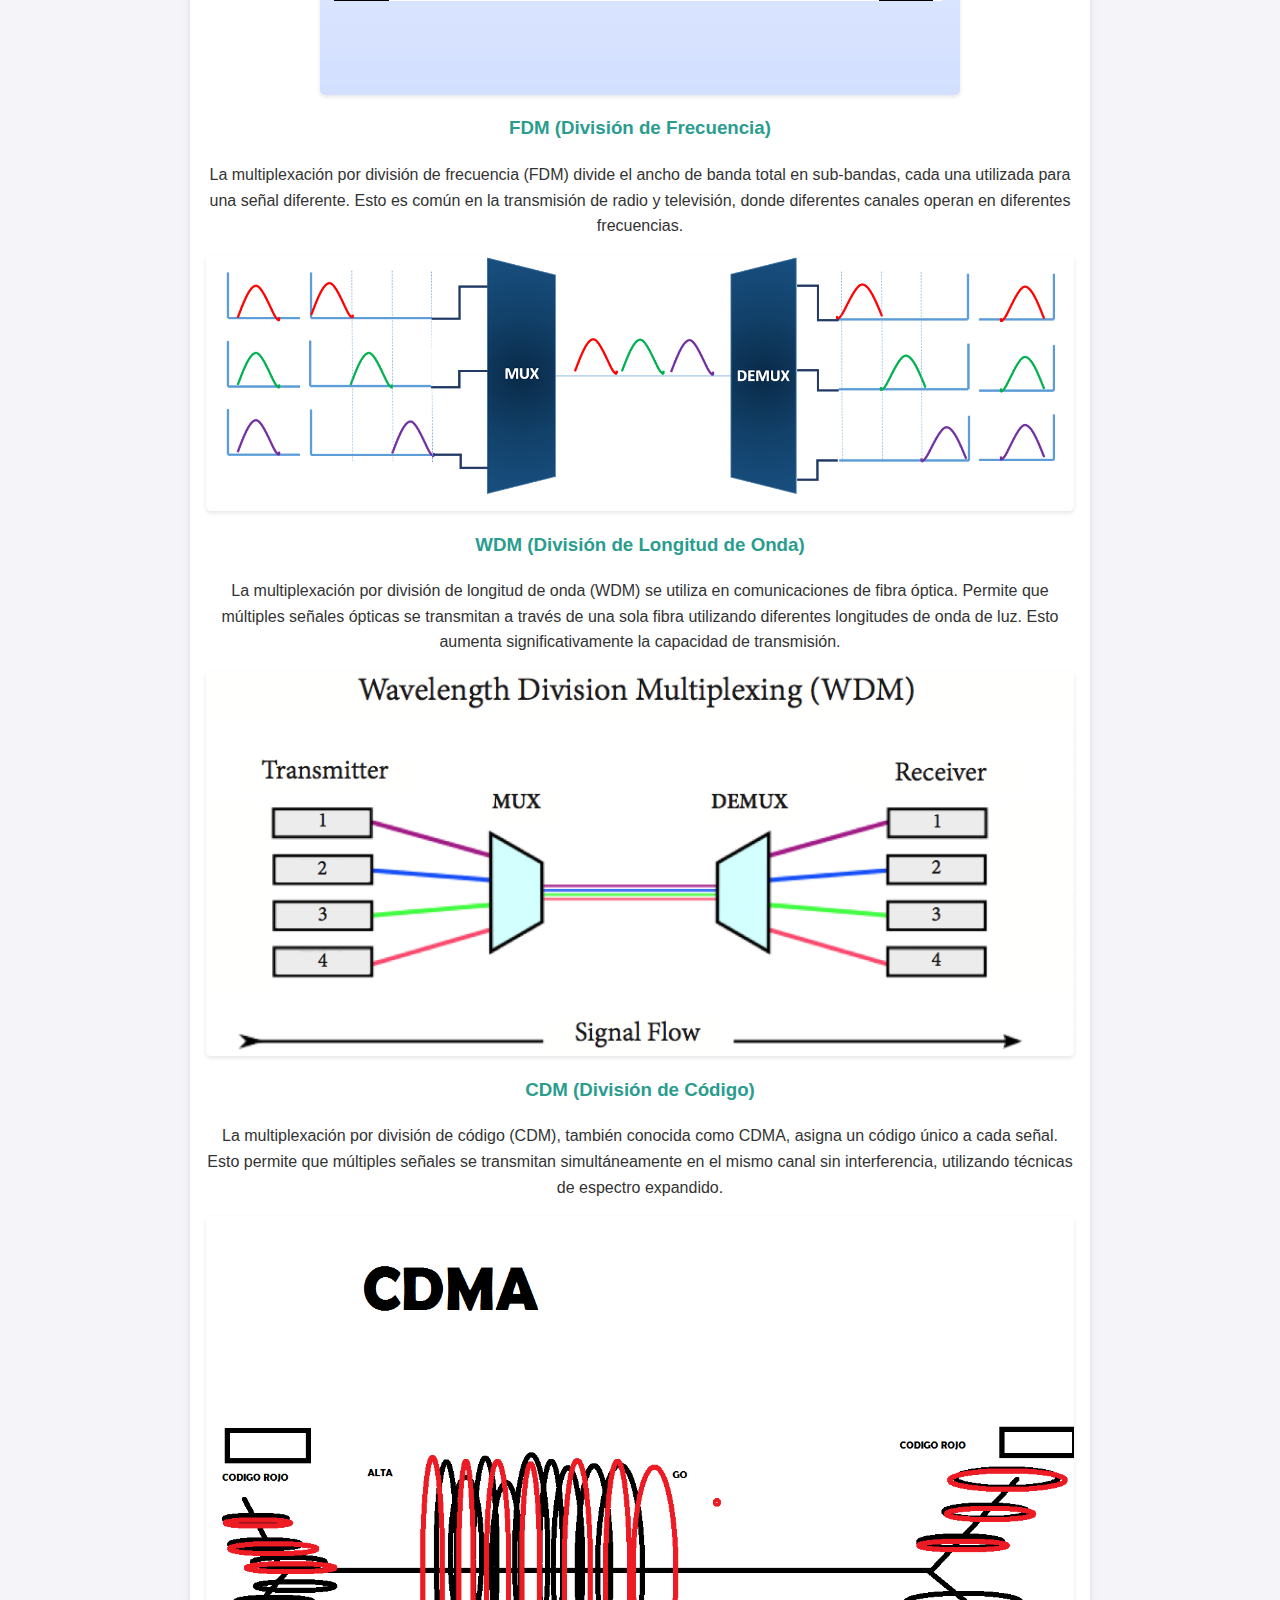
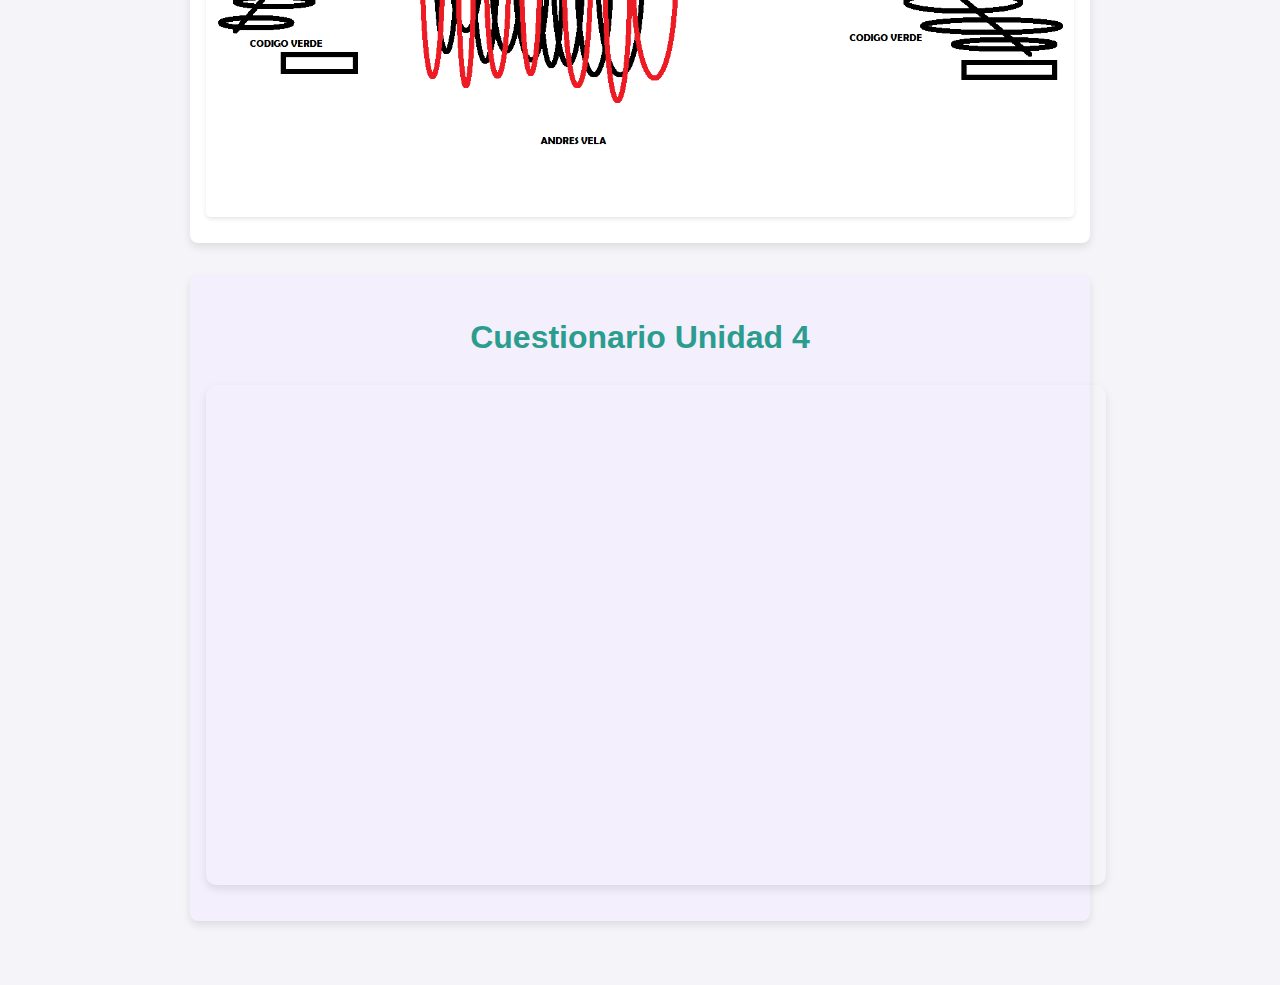
<file: u4.html>
<!DOCTYPE html>
<html lang="es">
<head>
    <meta charset="UTF-8">
    <meta name="viewport" content="width=device-width, initial-scale=1.0">
    <title>Proyecto de la materia - U4</title>
    <link rel="stylesheet" href="styles.css">

</head>
<body>
    <header id="head">
        <nav class="headerPU> ">
            <a href="index.html"> Inicio</a>
            <a href="u1.html">Unidad 1</a>
            <a href="u2.html">Unidad 2</a>
            <a href="u3.html">Unidad 3</a>
            <a href="u4.html">Unidad 4</a>
            <a href="u5.html">Unidad 5</a>
    
        </nav>
    </header>
    <main>
        <center>
        <div id="Conmutación">
            <h1>Conmutación</h1>
            <p>Una red conmutada consta de una serie de nodos interconectados, llamados conmutadores. Los conmutadores son dispositivos capaces de crear conexiones temporales entre dos o más dispositivos vinculados al conmutador. </p>
            <p>Los sistemas finales (dispositivos de comunicación) están etiquetados como A, B, C, D, etc., y los conmutadores están etiquetados como I, II, III, IV y V. Cada conmutador está conectado a múltiples enlaces.</p>
            <img src="images/Conmutacion.png" alt="Comn">
        </div>
        <div id="Redes">
            <h1>Redes de conmutación de circuito</h1>
            <p>Consta de un conjunto de conmutadores conectados por enlaces físicos.
                Una conexión entre dos estaciones es una ruta dedicada formada por uno o más enlaces. <br>
                Una red conmutada por circuitos está formada por un conjunto de conmutadores conectados mediante enlaces físicos, en el que cada enlace está dividido en n canales.
            </p>
            <p>Hemos mostrado explícitamente los símbolos de multiplexación para enfatizar la división del enlace en canales, aunque la multiplexación se puede incluir implícitamente en la estructura de conmutación.
                Aquí destacan varios puntos:
                La conmutación de circuitos tiene lugar en la capa física.
                Antes de iniciar la comunicación, las estaciones deben realizar una reserva de los recursos que se utilizarán durante la comunicación. 
                Los datos transferidos entre dos estaciones no están empaquetados (transferencia de la señal a través de la capa física). 
                Durante la transferencia de datos no se utiliza ningún tipo de direccionamiento. 
            </p>
            <img src="images/rredes.png" alt="redes">
            <h3>Tres fases</h3>
            <p>La comunicación real en una red de conmutación de circuitos requiere tres fases: establecimiento de la conexión, transferencia de datos y desconexión de la conexión.</p>
            <p><b>■Fase de transferencia de datos:</b> Después del establecimiento del circuito dedicado (canales), las dos partes pueden transferir datos.</p>
            <p><b>■Fase de desmontaje:</b> Cuando una de las partes necesita desconectarse, se envía una señal a cada conmutador para liberar los recursos.</p>
            <img src="images/t3.png" alt="T3">
            <h2>Multiplexación</h2>
            <p>La multiplexación es una técnica que permite combinar múltiples señales de información en un solo canal de transmisión. Esto optimiza el uso del ancho de banda y reduce la necesidad de múltiples líneas físicas.</p>
            <img src="images/multi.png" alt="multi">
            <h3>TDM (División de tiempo)</h3>
            <p>La multiplexación por división de tiempo (TDM) asigna intervalos de tiempo específicos a cada señal para que puedan compartir el mismo canal. 
            <br>Cada usuario transmite su información en su “ranura de tiempo”, lo que maximiza la eficiencia del canal. Es común en sistemas digitales y permite un uso efectivo del ancho de banda disponible.</p>
            <img src="images/TDM.png" alt="TDM">
            <h3>FDM (División de Frecuencia)</h3>
            <p>La multiplexación por división de frecuencia (FDM) divide el ancho de banda total en sub-bandas, cada una utilizada para una señal diferente. Esto es común en la transmisión de radio y televisión, donde diferentes canales operan en diferentes frecuencias.</p>
            <img src="images/FDM.png" alt="FDM">
            <h3>WDM (División de Longitud de Onda)</h3>
            <p>La multiplexación por división de longitud de onda (WDM) se utiliza en comunicaciones de fibra óptica. Permite que múltiples señales ópticas se transmitan a través de una sola fibra utilizando diferentes longitudes de onda de luz. Esto aumenta significativamente la capacidad de transmisión.</p>
            <img src="images/WDM.png" alt="WDM">
            <h3>CDM (División de Código)</h3>
            <p>La multiplexación por división de código (CDM), también conocida como CDMA, asigna un código único a cada señal. Esto permite que múltiples señales se transmitan simultáneamente en el mismo canal sin interferencia, utilizando técnicas de espectro expandido.</p>
            <img src="images/CDMA.png" alt="CDMA">
        </div>
        <div id="kahhot1">
            <h1>Cuestionario Unidad 4</h1>
            <iframe src="https://kahoot.it/challenge/09976317?challenge-id=ced2ea82-b8b3-417a-a77c-e5d8888ea198_1732072541513" width=900 height=500></iframe>
        </div>
        </center>
    </main>
</body>
</html>
</file>
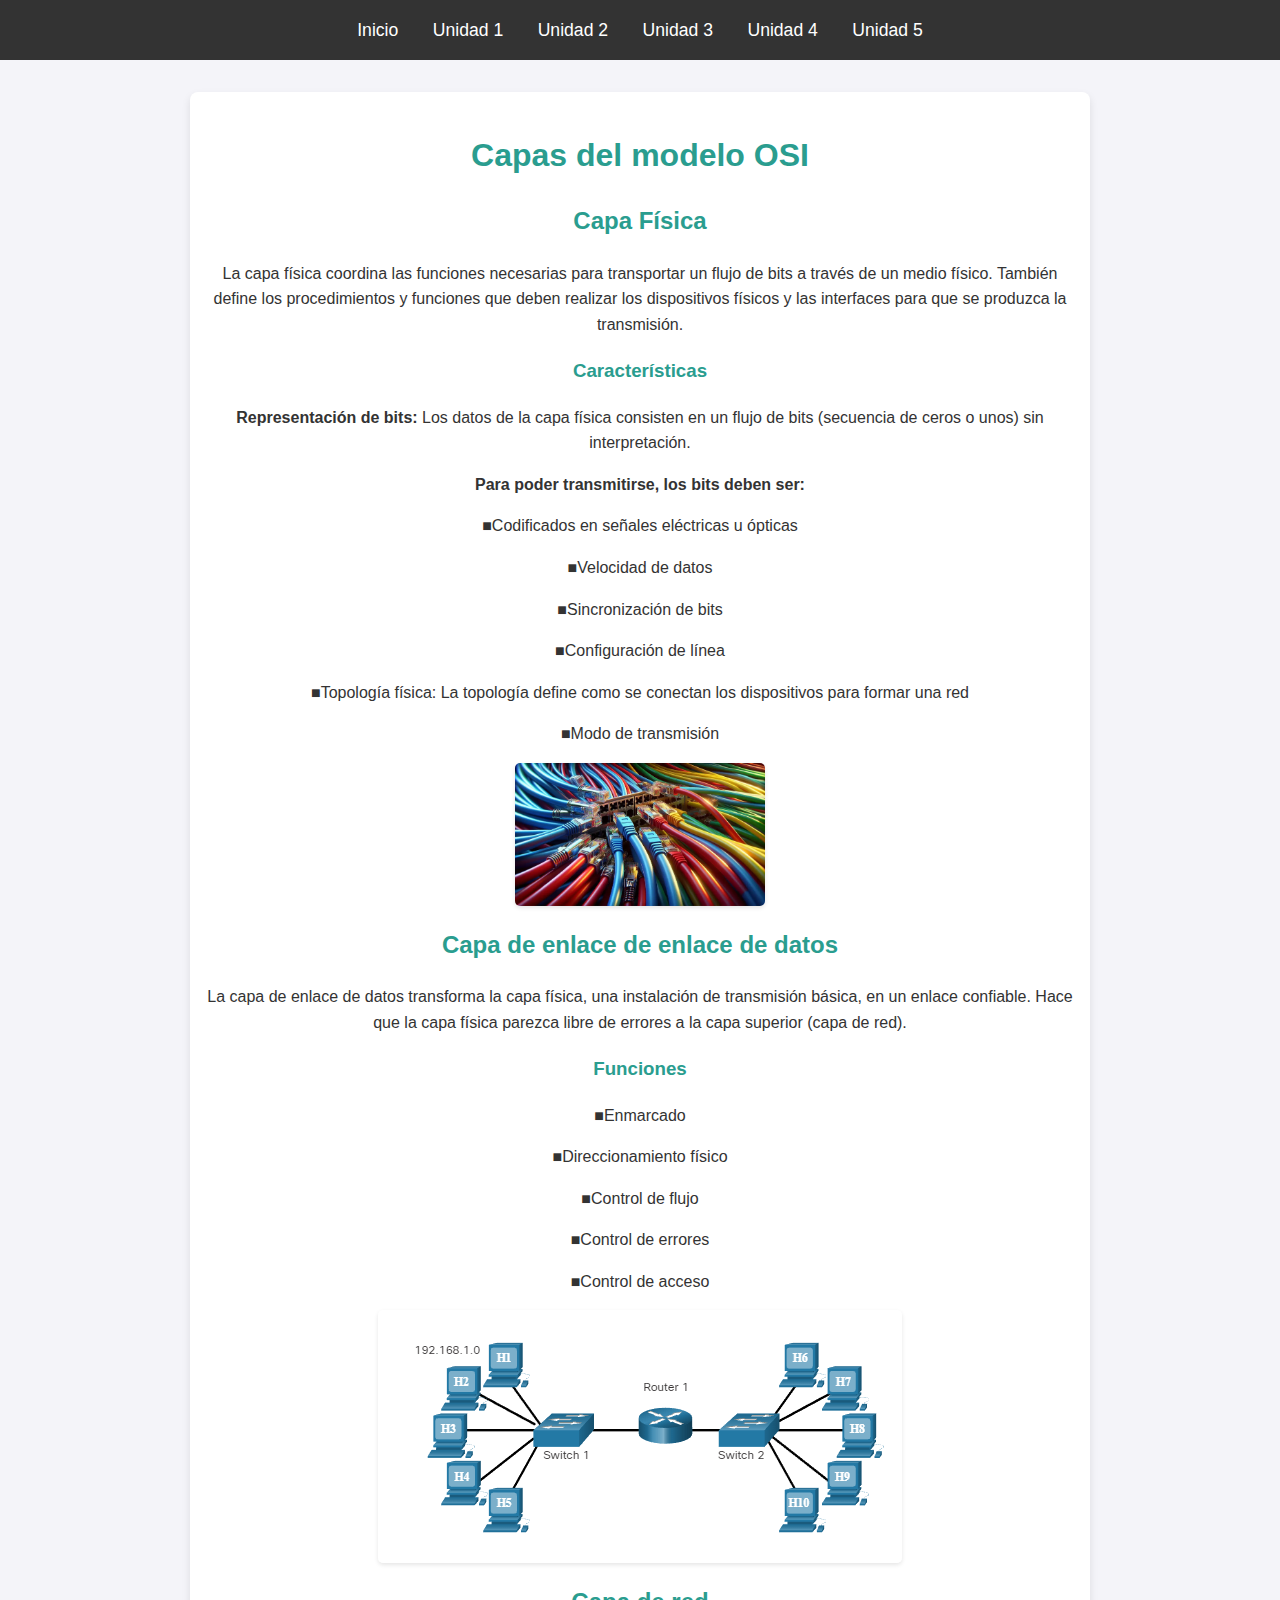
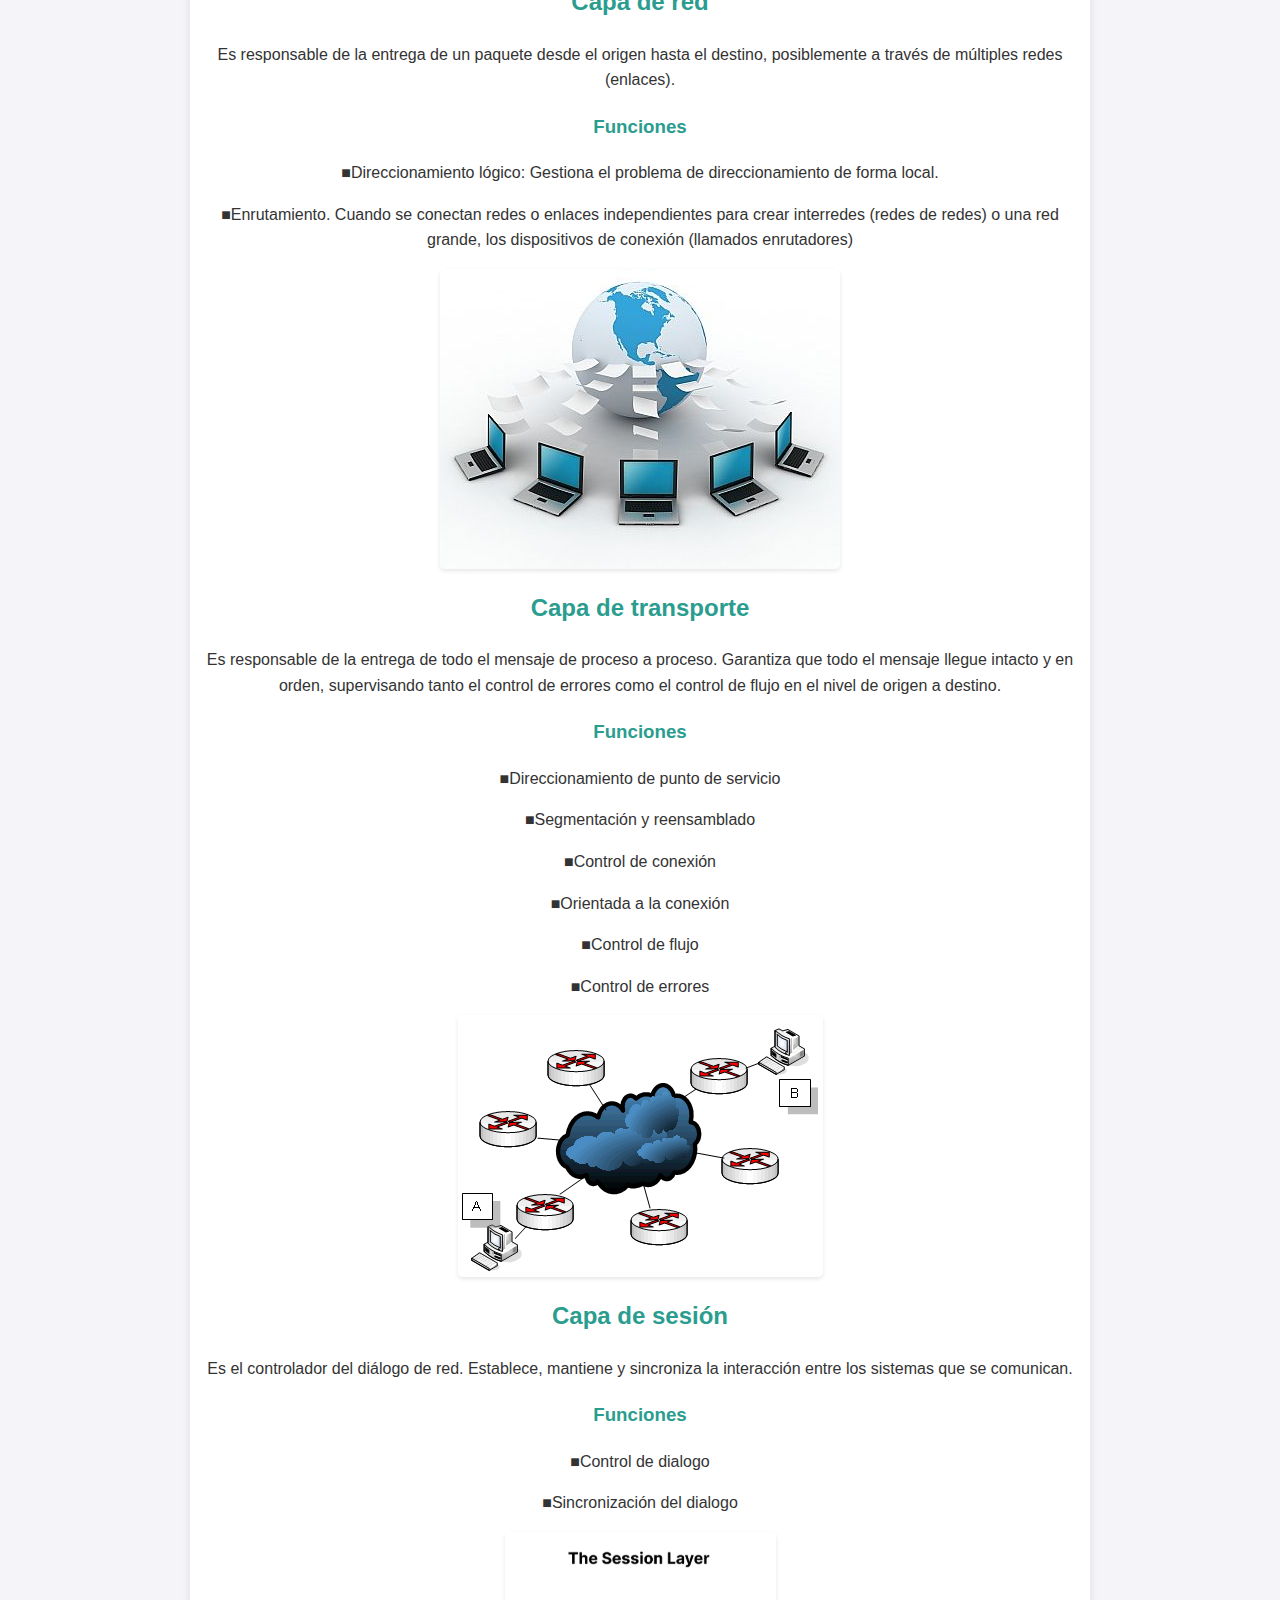
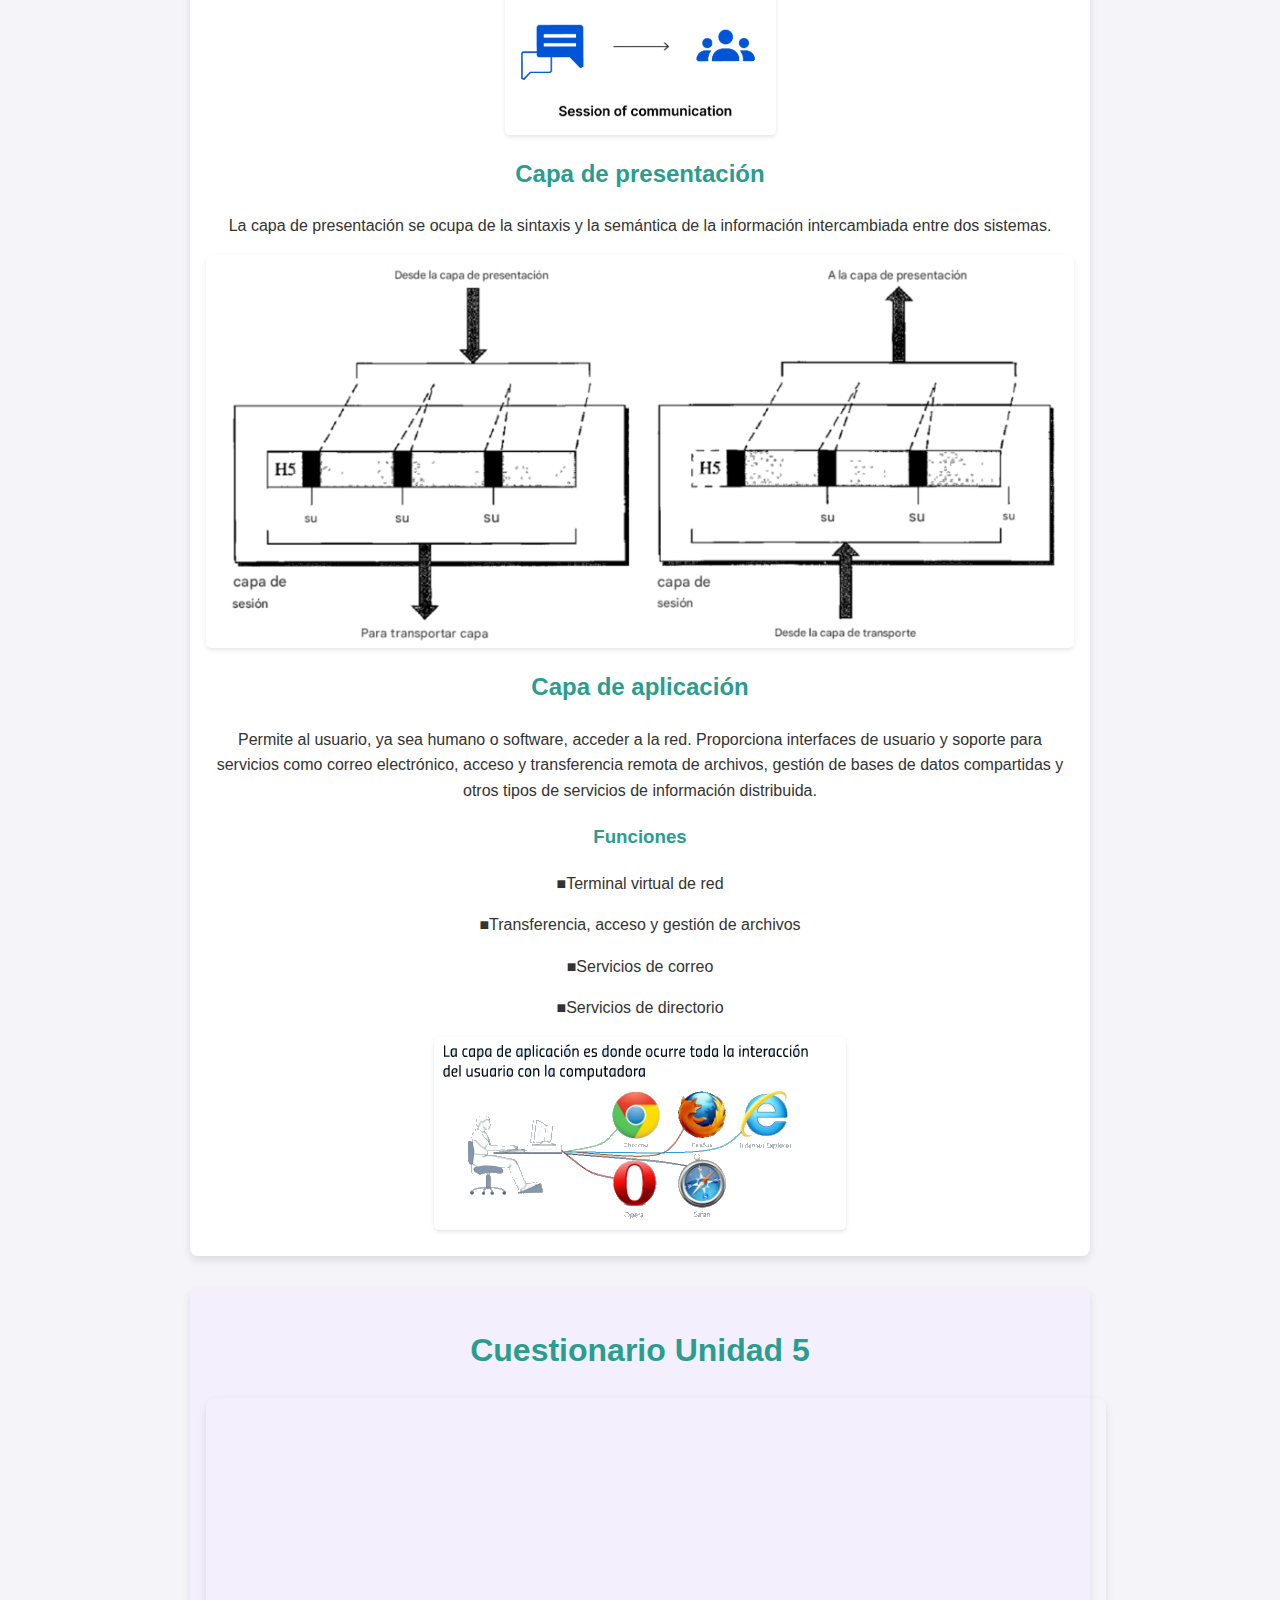
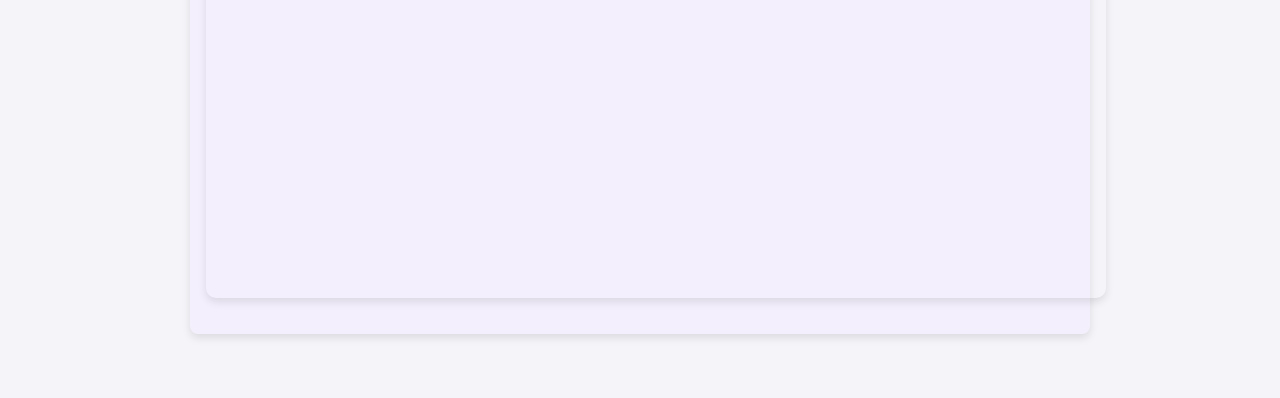
<file: u5.html>
<!DOCTYPE html>
<html lang="es">
<head>
    <meta charset="UTF-8">
    <meta name="viewport" content="width=device-width, initial-scale=1.0">
    <title>Proyecto de la materia - U5</title>
    <link rel="stylesheet" href="styles.css">
</head>
<body>
    <header id="head">
        <nav class="headerPU> ">
            <a href="index.html"> Inicio</a>
            <a href="u1.html">Unidad 1</a>
            <a href="u2.html">Unidad 2</a>
            <a href="u3.html">Unidad 3</a>
            <a href="u4.html">Unidad 4</a>
            <a href="u5.html">Unidad 5</a>
        </nav>
    </header>
    <main>
        <center>
            <div id="Modelo OSI">
                <h1>Capas del modelo OSI</h1>
                <h2>Capa Física</h2>
                <p>La capa física coordina las funciones necesarias para transportar un flujo de bits a través de un medio físico.
                    También define los procedimientos y funciones que deben realizar los dispositivos físicos y las interfaces para que se produzca la transmisión.
                </p>
                <h3>Características</h3>
                <p><b>Representación de bits:</b> Los datos de la capa física consisten en un flujo de bits (secuencia de ceros o unos) sin interpretación.</p>
                <b>Para poder transmitirse, los bits deben ser:</b>
                <p>■Codificados en señales eléctricas u ópticas</p>
                <p>■Velocidad de datos</p>
                <p>■Sincronización de bits</p>
                <p>■Configuración de línea</p>
                <p>■Topología física: La topología define como se conectan los dispositivos para formar una red</p>
                <p>■Modo de transmisión</p>
                <img src="images/fisica.png" alt="fisica" width="250" height="200">
                <h2>Capa de enlace de enlace de datos</h2>
                <p>La capa de enlace de datos transforma la capa física, una instalación de transmisión básica, en un enlace confiable. Hace que la capa física parezca libre de errores a la capa superior (capa de red).</p>
                <h3>Funciones</h3>
                <p>■Enmarcado</p>
                <p>■Direccionamiento físico</p>
                <p>■Control de flujo</p>
                <p>■Control de errores</p>
                <p>■Control de acceso</p>
                <img src="images/edatos.png" alt="datos">
                <h2>Capa de red</h2>
                <p>Es responsable de la entrega de un paquete desde el origen hasta el destino, posiblemente a través de múltiples redes (enlaces).</p>
                <h3>Funciones</h3>
                <p>■Direccionamiento lógico: Gestiona el problema de direccionamiento de forma local.</p>
                <p>■Enrutamiento. Cuando se conectan redes o enlaces independientes para crear interredes (redes de redes) o una red grande, los dispositivos de conexión (llamados enrutadores)</p>
                <img src="images/red.png" alt="red">
                <h2>Capa de transporte</h2>
                <p>Es responsable de la entrega de todo el mensaje de proceso a proceso.
                    Garantiza que todo el mensaje llegue intacto y en orden, supervisando tanto el control de errores como el control de flujo en el nivel de origen a destino.
                </p>
                <h3>Funciones</h3>
                <p>■Direccionamiento de punto de servicio</p>
                <p>■Segmentación y reensamblado</p>
                <p>■Control de conexión</p>
                <p>■Orientada a la conexión</p>
                <p>■Control de flujo</p>
                <p>■Control de errores</p>
                <img src="images/trnasporte.png" alt="transporte">
                <h2>Capa de sesión</h2>
                <p>Es el controlador del diálogo de red. Establece, mantiene y sincroniza la interacción entre los sistemas que se comunican.</p>
                <h3>Funciones</h3>
                <p>■Control de dialogo</p>
                <p>■Sincronización del dialogo</p>
                <img src="images/session.png" alt="sesión">
                <h2>Capa de presentación</h2>
                <p>La capa de presentación se ocupa de la sintaxis y la semántica de la información intercambiada entre dos sistemas. </p>
                <img src="images/presenta.png" alt="presentación">
                <h2>Capa de aplicación</h2>
                <p>Permite al usuario, ya sea humano o software, acceder a la red.
                    Proporciona interfaces de usuario y soporte para servicios como correo electrónico, acceso y transferencia remota de archivos, gestión de bases de datos compartidas y otros tipos de servicios de información distribuida.
                </p>
                <h3>Funciones</h3>
                <p>■Terminal virtual de red</p>
                <p>■Transferencia, acceso y gestión de archivos</p>
                <p>■Servicios de correo</p>
                <p>■Servicios de directorio</p>
                <img src="images/aplica.png" alt="aplicaciones">
            </div>
            <div id="kahhot1">
                <h1>Cuestionario Unidad 5</h1>
                <iframe src="https://kahoot.it/challenge/07509431?challenge-id=ced2ea82-b8b3-417a-a77c-e5d8888ea198_1732070330413" width=900 height=500></iframe>
            </div>
        </center>
    </main>
</body>
</html>
</file>
<file: styles.css>
/* General */
body {
    font-family: Arial, sans-serif;
    line-height: 1.6;
    margin: 0;
    padding: 0;
    background-color: #f4f4f9;
    color: #333;
}

/* Header */
header {
    background: #333;
    color: #fff;
    padding: 1rem 0;
}

header nav {
    text-align: center;
}

header nav a {
    color: #fff;
    text-decoration: none;
    margin: 0 15px;
    font-size: 1.1rem;
}

header nav a:hover {
    color: #f4a261;
}

/* Main content */
main {
    padding: 2rem;
    max-width: 900px;
    margin: auto;
}

/* Titles */
h1, h2, h3 {
    color: #2a9d8f;
    text-align: center;
}

/* Lists */
ul {
    list-style: none;
    padding: 0;
    text-align: center;
}

ul li {
    margin: 10px 0;
}

/* Div containers */
div {
    margin-bottom: 2rem;
    background: #fff;
    border-radius: 8px;
    box-shadow: 0 4px 8px rgba(0, 0, 0, 0.1);
    padding: 1rem;
}

/* Specific Sections */
#Cbasicos {
    background-color: #e9f5f3;
}

#RepDatos {
    background-color: #fef9f3;
}

#FlujoDatos {
    background-color: #fff8e1;
}

#ComDatos {
    background-color: #f9ecec;
}

#Señales {
    background-color: #eaf4fa;
}

#Señales\ compuestas {
    background-color: #f3eaf9;
}

#kahhot1 {
    background-color: #f4effc;
    text-align: center;
}

/* Portada */
#portada {
    background-color: #dbe9ff;
    padding: 2rem;
    border: 2px solid #2a9d8f;
    text-align: center;
}

/* Unidades */
#Unidades {
    display: flex;
    justify-content: space-around;
    padding: 1rem;
}

#Unidades a {
    color: #fff;
    background: #2a9d8f;
    padding: 10px 20px;
    text-decoration: none;
    border-radius: 5px;
    font-size: 1.2rem;
}

#Unidades a:hover {
    background: #0077b6;
}

/* Images */
img {
    display: block;
    margin: 10px auto;
    max-width: 100%;
    height: auto;
    border-radius: 5px;
    box-shadow: 0 2px 4px rgba(0, 0, 0, 0.1);
}

/* Links */
a {
    color: #0077b6;
    text-decoration: none;
}

a:hover {
    text-decoration: underline;
}

/* Kahoot frame */
iframe {
    border: none;
    margin: 20px auto;
    display: block;
    border-radius: 10px;
    box-shadow: 0 4px 8px rgba(0, 0, 0, 0.1);
}

/* Centered text */
center {
    text-align: center;
}

/* Footer (if needed in the future) */
footer {
    background: #333;
    color: #fff;
    text-align: center;
    padding: 1rem 0;
    margin-top: 2rem;
}
</file>
